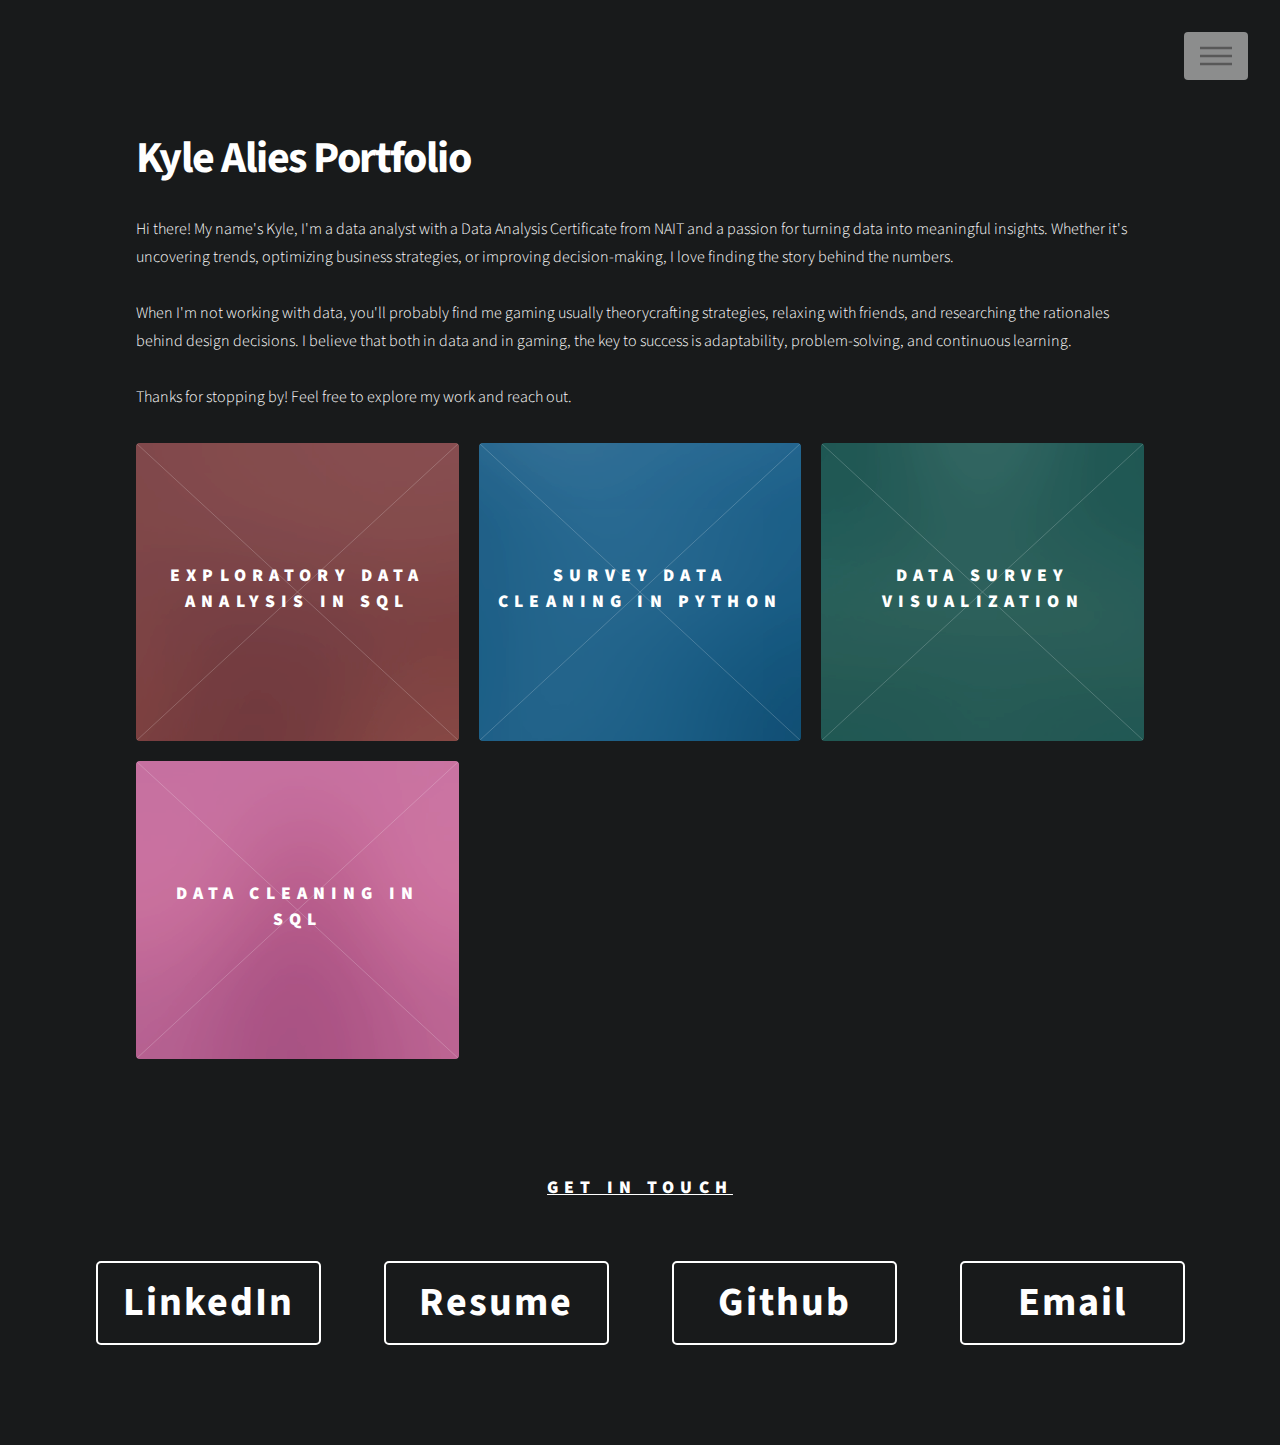
<file: index.html>
<!DOCTYPE HTML>
<html>
	<head>
		<title>Kyle Alies Portfolio</title>
		<meta charset="utf-8" />
		<meta name="viewport" content="width=device-width, initial-scale=1, user-scalable=no" />
		<link rel="stylesheet" href="assets/css/main.css" />
		<noscript><link rel="stylesheet" href="assets/css/noscript.css" /></noscript>
	</head>
	<body class="is-preload">
		<!-- Wrapper -->
			<div id="wrapper">

				<!-- Header -->
					<header id="header">
						<div class="inner">

							<!-- Logo
								<a href="index.html" class="logo">
									<span class="symbol"><img src="images/logo.webp" alt="" /></span><span class="title">Projects</span>
								</a>
							-->
							<!-- Nav -->
								<nav>
									<ul>
										<li><a href="#menu">Menu</a></li>
									</ul>
								</nav>
							
						</div>
					</header>

				<!-- Menu -->
					<nav id="menu">
						<h2>Menu</h2>
						<ul>
							<li><a href="index.html">Home</a></li>
							<li><a href="Exploratory_Data_Analysis_SQL.html">Exploratory Data Analysis in SQL</a></li>
							<li><a href="Data_Cleaning_Python.html">Survey Data Cleaning in Python</a></li>
							<li><a href="Data_Survey_Visualization.html">Data Survey Visualization</a></li>
							<li><a href="Data_Cleaning_SQL.html">Data Cleaning in SQL</a></li>
						</ul>
					</nav>
				
				<!-- Main -->
					<div id="main">
						<div class="inner">
							<header>
								<h1>Kyle Alies Portfolio<br /></h1>
								<p>Hi there! My name's Kyle, I'm a data analyst with a Data Analysis Certificate from NAIT and a passion for turning data into meaningful insights. Whether it's uncovering trends, optimizing business strategies, or improving decision-making, I love finding the story behind the numbers.<br><br>

									When I'm not working with data, you'll probably find me gaming usually theorycrafting strategies, relaxing with friends, and researching the rationales behind design decisions. I believe that both in data and in gaming, the key to success is adaptability, problem-solving, and continuous learning.<br><br>
									
									Thanks for stopping by! Feel free to explore my work and reach out.</p>
							</header>
							<section class="tiles">
								<article class="style1">
									<span class="image">
										<img src="images/pic01.jpg" alt="" />
									</span>
									<a href="Exploratory_Data_Analysis_SQL.html">
										<h2>Exploratory Data Analysis in SQL</h2>
										<div class="content">
											<p></p>
										</div>
									</a>
								</article>
								<article class="style2">
									<span class="image">
										<img src="images/pic02.jpg" alt="" />
									</span>
									<a href="Data_Cleaning_Python.html">
										<h2>Survey Data Cleaning in Python</h2>
										<div class="content">
											<p></p>
										</div>
									</a>
								</article>
								<article class="style3">
									<span class="image">
										<img src="images/pic03.jpg" alt="" />
									</span>
									<a href="Data_Survey_Visualization.html">
										<h2>Data Survey Visualization</h2>
										<div class="content">
											<p></p>
										</div>
									</a>
									</a>
								</article>
								<article class="style4">
									<span class="image">
										<img src="images/pic04.jpg" alt="" />
									</span>
									<a href="Data_Cleaning_SQL.html">
										<h2>Data Cleaning in SQL</h2>
										<div class="content">
											<p></p>
										</div>
									</a>
								</article>
							</section>
						</div>
					</div>

				<!-- Footer -->
					<footer class="footer">
						<div>
							<div>
								<h2>Get in touch</h2>
								<a href="https://www.linkedin.com/in/kyle-alies/" target="_blank">
									<span>LinkedIn</span>
								</a>
								<a href="images/Kyle_Alies_Resume.pdf" target="_blank">
									<span>Resume</span>
								</a>
								<a href="https://github.com/Beffton" target="_blank">
									<span>Github</span>
								</a>
								<a href="mailto:Kyalies@gmail.com" target="_blank">
									<span>Email</span>
								</a>
							</div>
						</div>
					</footer>

			</div>

		<!-- Scripts -->
			<script src="assets/js/jquery.min.js"></script>
			<script src="assets/js/browser.min.js"></script>
			<script src="assets/js/breakpoints.min.js"></script>
			<script src="assets/js/util.js"></script>
			<script src="assets/js/main.js"></script>

	</body>
</html>
</file>
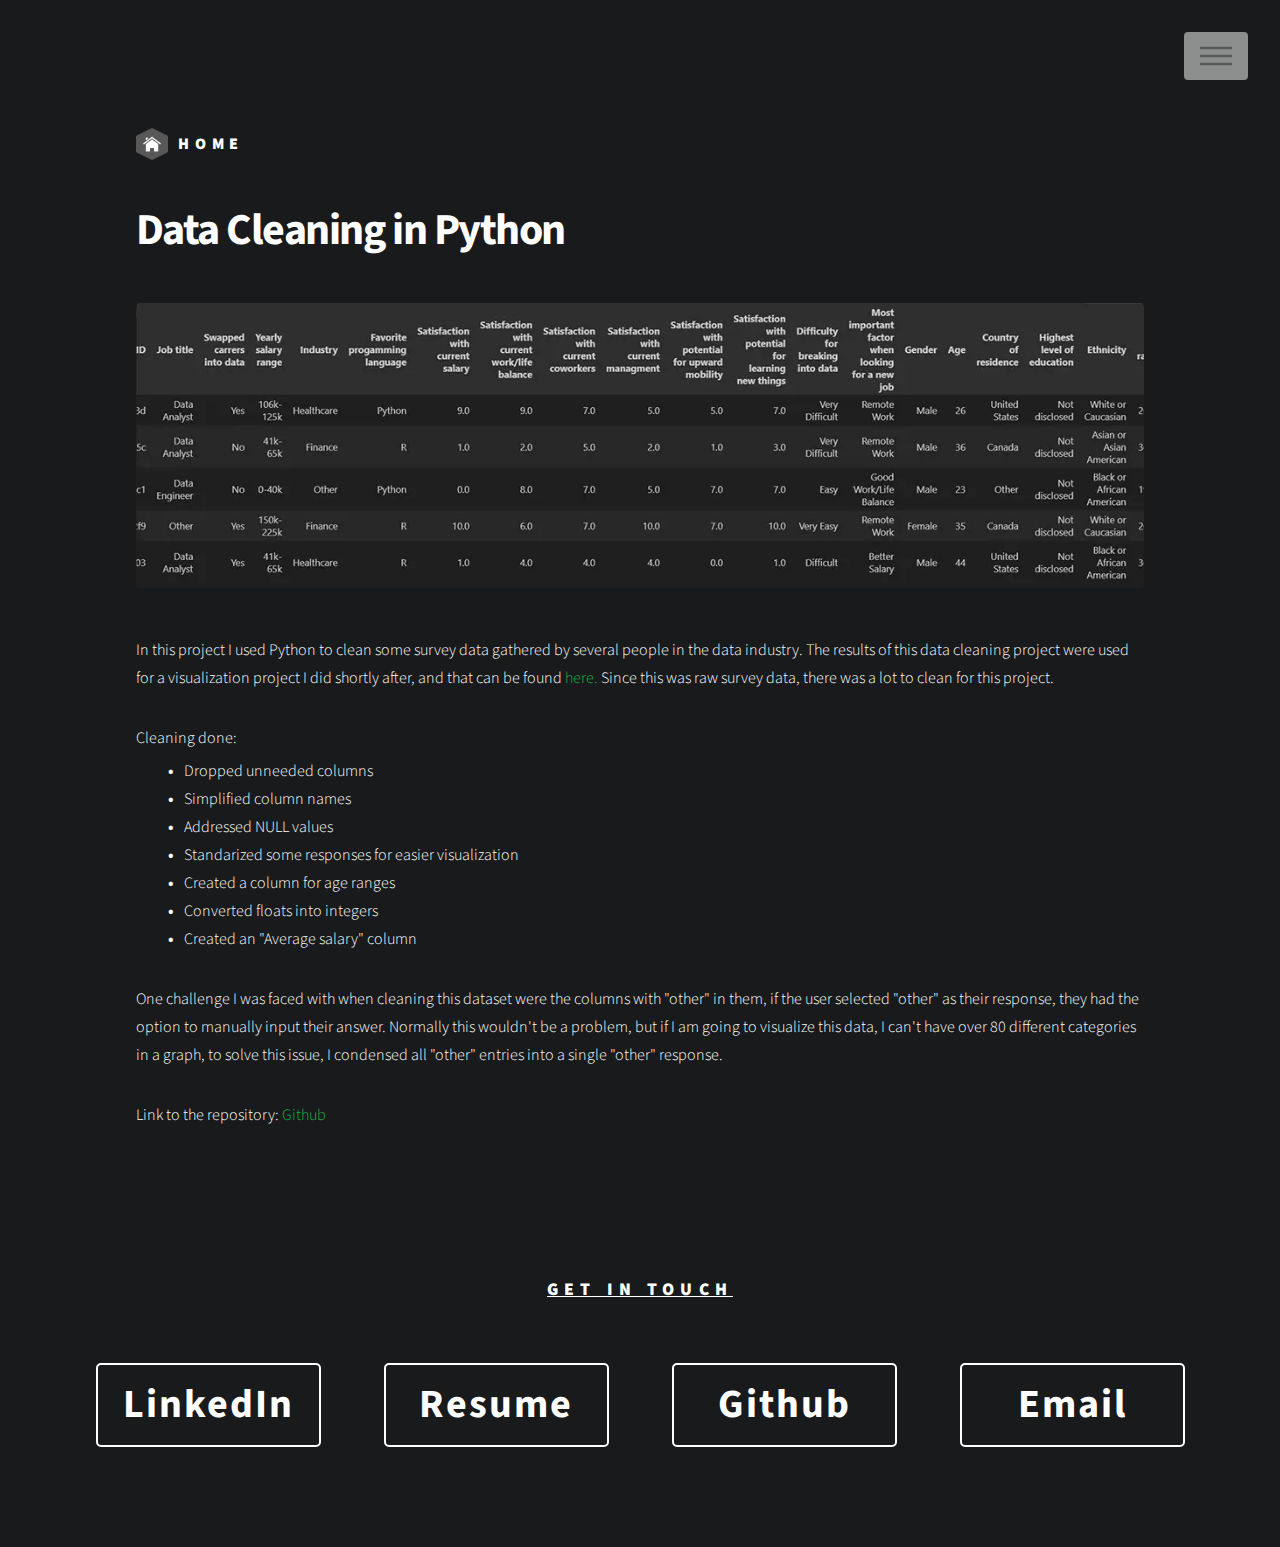
<file: Data_Cleaning_Python.html>
<!DOCTYPE HTML>
<html>
	<head>
		<title>Data cleaning in Python</title>
		<meta charset="utf-8" />
		<meta name="viewport" content="width=device-width, initial-scale=1, user-scalable=no" />
		<link rel="stylesheet" href="assets/css/main.css" />
		<noscript><link rel="stylesheet" href="assets/css/noscript.css" /></noscript>
	</head>
	<body class="is-preload">
		<!-- Wrapper -->
			<div id="wrapper">

				<!-- Header -->
					<header id="header">
						<div class="inner">

							<!-- Logo -->
								<a href="index.html" class="logo">
									<span class="symbol"><img src="images/logo.webp" alt="" /></span><span class="title">Home</span>
								</a>

							<!-- Nav -->
								<nav>
									<ul>
										<li><a href="#menu">Menu</a></li>
									</ul>
								</nav>

						</div>
					</header>

				<!-- Menu -->
					<nav id="menu">
						<h2>Menu</h2>
						<ul>
							<li><a href="index.html">Home</a></li>
							<li><a href="Exploratory_Data_Analysis_SQL.html">Exploratory Data Analysis in SQL</a></li>
							<li><a href="Data_Survey_Visualization.html">Data Survey Visualization</a></li>
							<li><a href="Data_Cleaning_SQL.html">Data Cleaning in SQL</a></li>
						</ul>
					</nav>

				<!-- Main -->
					<div id="main">
						<div class="inner">
							<h1>Data Cleaning in Python</h1>
							<span class="image main"><img src="images/Python-data-cleaning.webp" alt="" /></span>
							<p>In this project I used Python to clean some survey data gathered by several people in the data industry. The results of this data cleaning project were used for a visualization project I did shortly after, and that can be found<a href="Data_Survey_Visualization.html">
								here.
							</a> Since this was raw survey data, there was a lot to clean for this project.</p>
							<div class="cleaning-list">
								<p>Cleaning done: </p>
								<ul>
									<li>Dropped unneeded columns</li>
									<li>Simplified column names</li>
									<li>Addressed NULL values</li>
									<li>Standarized some responses for easier visualization</li>
									<li>Created a column for age ranges</li>
									<li>Converted floats into integers</li>
									<li>Created an "Average salary" column</li>
								</ul>
							</div>
							<p>One challenge I was faced with when cleaning this dataset were the columns with "other" in them, if the user selected "other" as their response, they had the option to manually input their answer. Normally this wouldn't be a problem, but if I am going to visualize this data, I can't have over 80 different categories in a graph, to solve this issue, I condensed all "other" entries into a single "other" response.</p>
							<p>Link to the repository: <a href="https://github.com/Beffton/Data-Cleaning-Python" target="_blank">
								Github
							</a></p>
						</div>
					</div>

				<!-- Footer -->
					<footer class="footer">
						<div>
							<div>
								<h2>Get in touch</h2>
								<a href="https://www.linkedin.com/in/kyle-alies/" target="_blank">
									<span>LinkedIn</span>
								</a>
								<a href="images/Kyle_Alies_Resume.pdf" target="_blank">
									<span>Resume</span>
								</a>
								<a href="https://github.com/Beffton" target="_blank">
									<span>Github</span>
								</a>
								<a href="mailto:Kyalies@gmail.com" target="_blank">
									<span>Email</span>
								</a>
							</div>
						</div>
					</footer>
			</div>

		<!-- Scripts -->
			<script src="assets/js/jquery.min.js"></script>
			<script src="assets/js/browser.min.js"></script>
			<script src="assets/js/breakpoints.min.js"></script>
			<script src="assets/js/util.js"></script>
			<script src="assets/js/main.js"></script>

	</body>
</html>
</file>
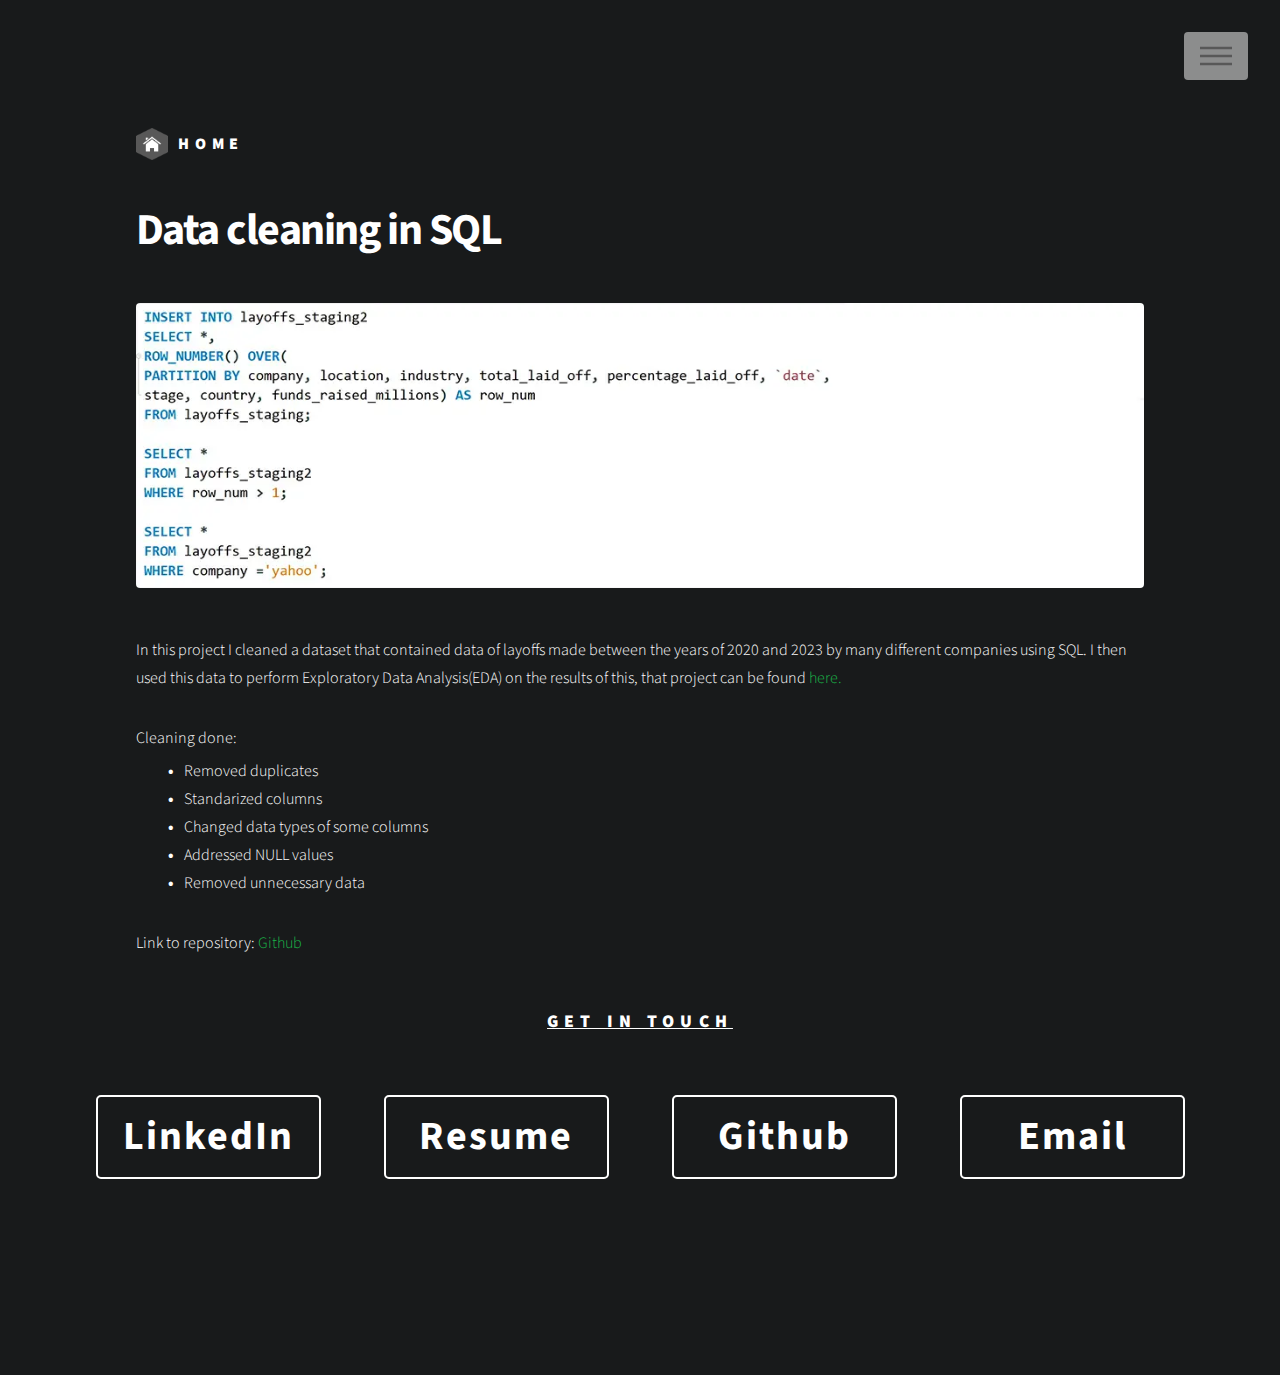
<file: Data_Cleaning_SQL.html>
<!DOCTYPE HTML>
<html>
	<head>
		<title>Data Cleaning in SQL</title>
		<meta charset="utf-8" />
		<meta name="viewport" content="width=device-width, initial-scale=1, user-scalable=no" />
		<link rel="stylesheet" href="assets/css/main.css" />
		<noscript><link rel="stylesheet" href="assets/css/noscript.css" /></noscript>
	</head>
	<body class="is-preload">
		<!-- Wrapper -->
			<div id="wrapper">

				<!-- Header -->
					<header id="header">
						<div class="inner">

							<!-- Logo -->
								<a href="index.html" class="logo">
									<span class="symbol"><img src="images/logo.webp" alt="" /></span><span class="title">Home</span>
								</a>

							<!-- Nav -->
								<nav>
									<ul>
										<li><a href="#menu">Menu</a></li>
									</ul>
								</nav>

						</div>
					</header>

				<!-- Menu -->
					<nav id="menu">
						<h2>Menu</h2>
						<ul>
							<li><a href="index.html">Home</a></li>
							<li><a href="Exploratory_Data_Analysis_SQL.html">Exploratory Data Analysis in SQL</a></li>
							<li><a href="Data_Cleaning_Python.html">Survey Data Cleaning in Python</a></li>
							<li><a href="Data_Survey_Visualization.html">Data Survey Visualization</a></li>
						</ul>
					</nav>

				<!-- Main -->
					<div id="main">
						<div class="inner">
							<h1>Data cleaning in SQL</h1>
							<span class="image main"><img src="images/SQL-cleaning.webp" alt="" /></span>
							<p>In this project I cleaned a dataset that contained data of layoffs made between the years of 2020 and 2023 by many different companies using SQL. I then used this data to perform Exploratory Data Analysis(EDA) on the results of this, that project can be found<a href="Exploratory_Data_Analysis_SQL.html">
								here. </a></p>
							<div class="cleaning-list">
								<p>Cleaning done: </p>
								<ul>
									<li>Removed duplicates</li>
									<li>Standarized columns</li>
									<li>Changed data types of some columns</li>
									<li>Addressed NULL values</li>
									<li>Removed unnecessary data</li>
								</ul>
							</div>
							<p>Link to repository: <a href="https://github.com/Beffton/Data-Cleaning-SQL/tree/main" target="_blank">
								Github
							</a></p>
					</div>

				<!-- Footer -->
					<footer class="footer">
						<div>
							<div>
								<h2>Get in touch</h2>
								<a href="https://www.linkedin.com/in/kyle-alies/" target="_blank">
									<span>LinkedIn</span>
								</a>
								<a href="images/Kyle_Alies_Resume.pdf" target="_blank">
									<span>Resume</span>
								</a>
								<a href="https://github.com/Beffton" target="_blank">
									<span>Github</span>
								</a>
								<a href="mailto:Kyalies@gmail.com" target="_blank">
									<span>Email</span>
								</a>
							</div>
						</div>
					</footer>

			</div>

		<!-- Scripts -->
			<script src="assets/js/jquery.min.js"></script>
			<script src="assets/js/browser.min.js"></script>
			<script src="assets/js/breakpoints.min.js"></script>
			<script src="assets/js/util.js"></script>
			<script src="assets/js/main.js"></script>

	</body>
</html>
</file>
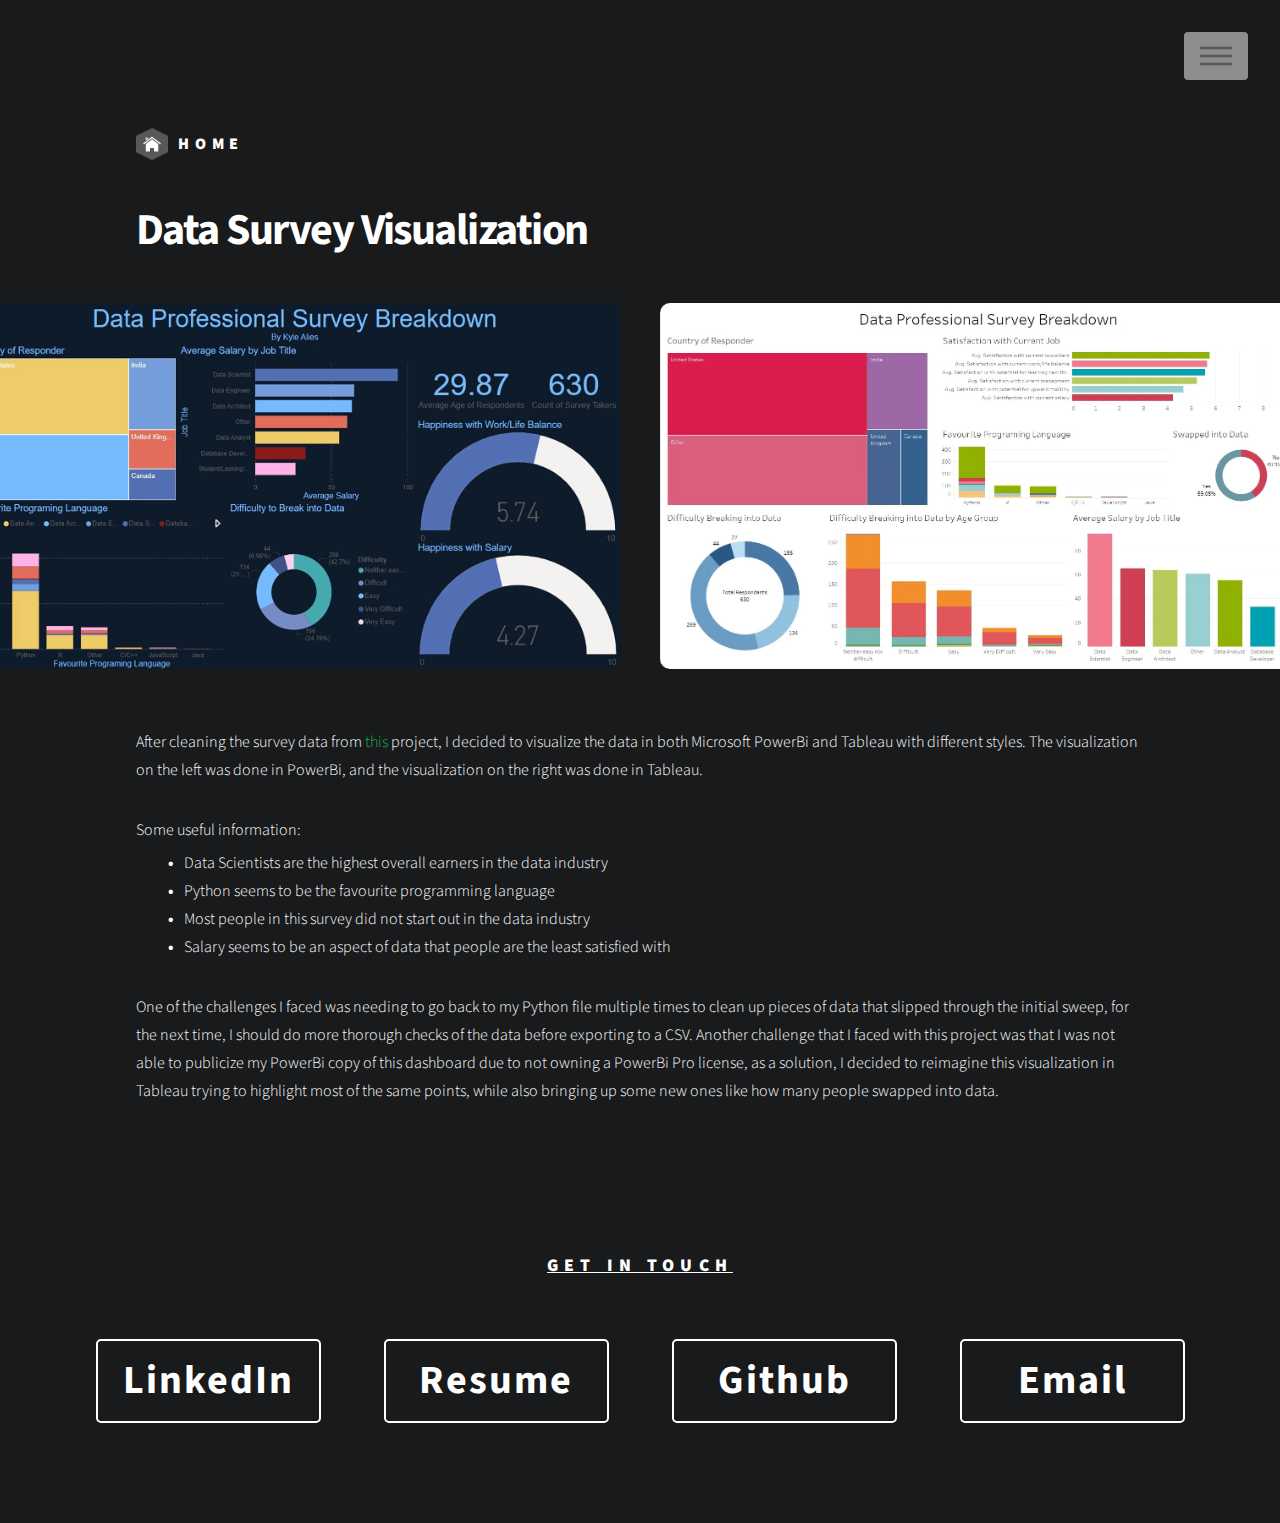
<file: Data_Survey_Visualization.html>
<!DOCTYPE HTML>
<html>
	<head>
		<title>Data_Cleaning_SQL - Phantom by HTML5 UP</title>
		<meta charset="utf-8" />
		<meta name="viewport" content="width=device-width, initial-scale=1, user-scalable=no" />
		<link rel="stylesheet" href="assets/css/main.css" />
		<noscript><link rel="stylesheet" href="assets/css/noscript.css" /></noscript>
	</head>
	<body class="is-preload">
		<!-- Wrapper -->
			<div id="wrapper">

				<!-- Header -->
					<header id="header">
						<div class="inner">

							<!-- Logo -->
								<a href="index.html" class="logo">
									<span class="symbol"><img src="images/logo.webp" alt="" /></span><span class="title">Home</span>
								</a>

							<!-- Nav -->
								<nav>
									<ul>
										<li><a href="#menu">Menu</a></li>
									</ul>
								</nav>

						</div>
					</header>

				<!-- Menu -->
					<nav id="menu">
						<h2>Menu</h2>
						<ul>
							<li><a href="index.html">Home</a></li>
							<li><a href="Exploratory_Data_Analysis_SQL.html">Exploratory Data Analysis in SQL</a></li>
							<li><a href="Data_Cleaning_Python.html">Survey Data Cleaning in Python</a></li>
							<li><a href="Data_Cleaning_SQL.html">Data Cleaning in SQL</a></li>
						</ul>
					</nav>

				<!-- Main -->

					<div id="main">
						<div class="inner">
							<h1>Data Survey Visualization</h1>
							<span class="image-container">
								<a href="images/Data Survey Project PowerBi.pdf" target="_blank">
									<img src="images/final power bi.webp" alt="Image 1">
								</a>
								<a href="https://public.tableau.com/views/Datasurveyvisualization/DataProfessionalSurveyBreakdown?:language=en-US&:sid=&:redirect=auth&:display_count=n&:origin=viz_share_link" target="_blank">
									<img src="images/Final tableau.webp" alt="Image 2">
								</a></span>
							<p>After cleaning the survey data from <a href="Data_Cleaning_Python.html"> this</a> project, I decided to visualize the data in both Microsoft PowerBi and Tableau with different styles. The visualization on the left was done in PowerBi, and the visualization on the right was done in Tableau.</p>
							<div class="cleaning-list">
								<p>Some useful information: </p>
								<ul>
									<li>Data Scientists are the highest overall earners in the data industry</li>
									<li>Python seems to be the favourite programming language</li>
									<li>Most people in this survey did not start out in the data industry</li>
									<li>Salary seems to be an aspect of data that people are the least satisfied with</li>
								</ul>
							</div>
							<p>One of the challenges I faced was needing to go back to my Python file multiple times to clean up pieces of data that slipped through the initial sweep, 
							   for the next time, I should do more thorough checks of the data before exporting to a CSV. Another challenge that I faced with this project was that I was not able 
							   to publicize my PowerBi copy of this dashboard due to not owning a PowerBi Pro license, as a solution, I decided to reimagine this visualization in Tableau 
							   trying to highlight most of the same points, while also bringing up some new ones like how many people swapped into data.
							</p>
						</div>
					</div>

				<!-- Footer -->
					<footer class="footer">
						<div>
							<div>
								<h2>Get in touch</h2>
								<a href="https://www.linkedin.com/in/kyle-alies/" target="_blank">
									<span>LinkedIn</span>
								</a>
								<a href="images/Kyle_Alies_Resume.pdf" target="_blank">
									<span>Resume</span>
								</a>
								<a href="https://github.com/Beffton" target="_blank">
									<span>Github</span>
								</a>
								<a href="mailto:Kyalies@gmail.com" target="_blank">
									<span>Email</span>
								</a>
							</div>
						</div>
					</footer>
			</div>

		<!-- Scripts -->
			<script src="assets/js/jquery.min.js"></script>
			<script src="assets/js/browser.min.js"></script>
			<script src="assets/js/breakpoints.min.js"></script>
			<script src="assets/js/util.js"></script>
			<script src="assets/js/main.js"></script>

	</body>
</html>
</file>
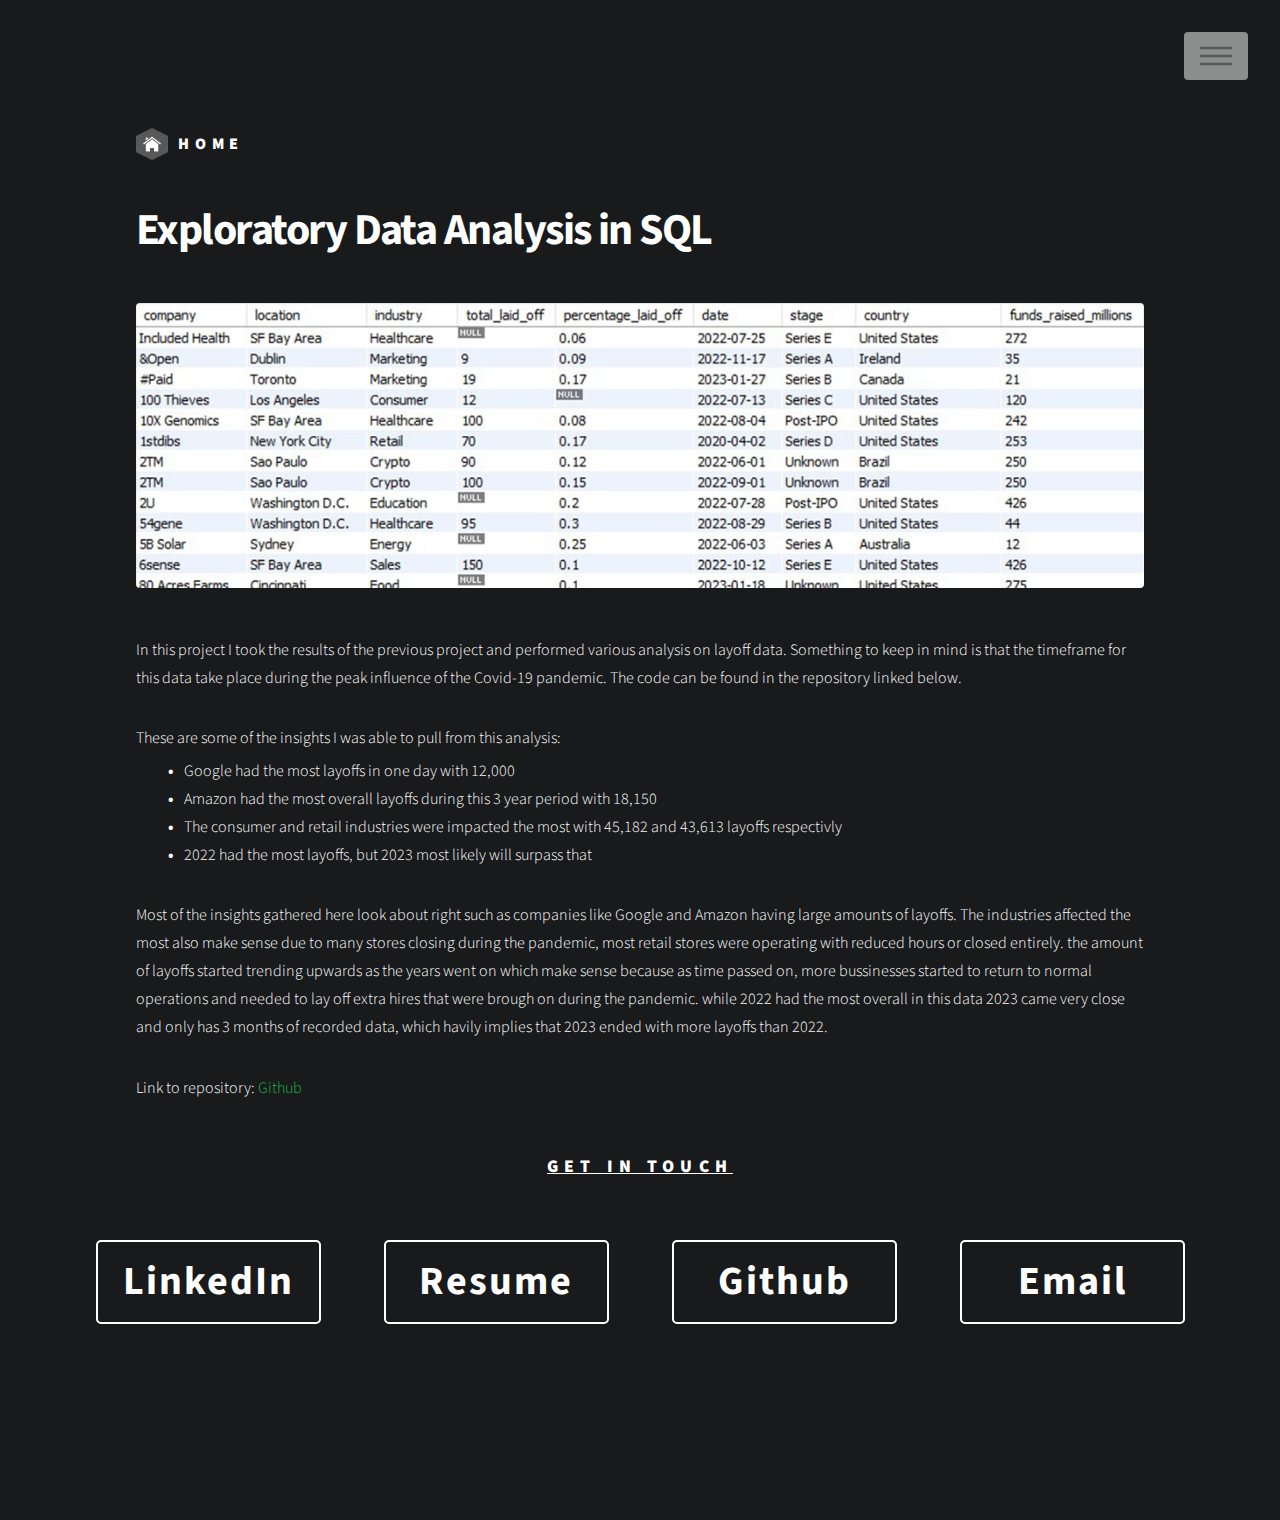
<file: Exploratory_Data_Analysis_SQL.html>
<!DOCTYPE HTML>
<html>
	<head>
		<title>Exploratory Data Analysis in SQL</title>
		<meta charset="utf-8" />
		<meta name="viewport" content="width=device-width, initial-scale=1, user-scalable=no" />
		<link rel="stylesheet" href="assets/css/main.css" />
		<noscript><link rel="stylesheet" href="assets/css/noscript.css" /></noscript>
	</head>
	<body class="is-preload">
		<!-- Wrapper -->
			<div id="wrapper">

				<!-- Header -->
					<header id="header">
						<div class="inner">

							<!-- Logo -->
								<a href="index.html" class="logo">
									<span class="symbol"><img src="images/logo.webp" alt="" /></span><span class="title">Home</span>
								</a>

							<!-- Nav -->
								<nav>
									<ul>
										<li><a href="#menu">Menu</a></li>
									</ul>
								</nav>

						</div>
					</header>

				<!-- Menu -->
					<nav id="menu">
						<h2>Menu</h2>
						<ul>
							<li><a href="index.html">Home</a></li>
							<li><a href="Data_Cleaning_Python.html">Survey Data Cleaning in Python</a></li>
							<li><a href="Data_Survey_Visualization.html">Data Survey Visualization</a></li>
							<li><a href="Data_Cleaning_SQL.html">Data Cleaning in SQL</a></li>
					</nav>

				<!-- Main -->
					<div id="main">
						<div class="inner">
							<h1>Exploratory Data Analysis in SQL</h1>
							<span class="image main"><img src="images/EDA_pic.webp" alt="" /></span>
							<p>In this project I took the results of the previous project and performed various analysis on layoff data. Something to keep in mind is that the timeframe for this data take place during the peak influence of the Covid-19 pandemic. The code can be found in the repository linked below.</p>
							<div class="cleaning-list">
								<p>These are some of the insights I was able to pull from this analysis:</p>
								<ul>
									<li>Google had the most layoffs in one day with 12,000</li>
									<li>Amazon had the most overall layoffs during this 3 year period with 18,150</li>
									<li>The consumer and retail industries were impacted the most with 45,182 and 43,613 layoffs respectivly</li>
									<li>2022 had the most layoffs, but 2023 most likely will surpass that</li>
								</ul>
							<p>Most of the insights gathered here look about right such as companies like Google and Amazon having large amounts of layoffs. The industries affected the most also make sense due to many stores closing during the pandemic, most retail stores were operating with reduced hours or closed entirely.
							   the amount of layoffs started trending upwards as the years went on which make sense because as time passed on, more bussinesses started to return to normal operations and needed to lay off extra hires that were brough on during the pandemic.
							   while 2022 had the most overall in this data 2023 came very close and only has 3 months of recorded data, which havily implies that 2023 ended with more layoffs than 2022.
							</p>
							</div>
							<p><br>Link to repository: <a href="https://github.com/Beffton/EDA-SQL" target="_blank">
								Github
							</a> 
							</p>
					</div>

				<!-- Footer -->
					<footer class="footer">
						<div>
							<div>
								<h2>Get in touch</h2>
								<a href="https://www.linkedin.com/in/kyle-alies/" target="_blank">
									<span>LinkedIn</span>
								</a>
								<a href="images/Kyle_Alies_Resume.pdf" target="_blank">
									<span>Resume</span>
								</a>
								<a href="https://github.com/Beffton" target="_blank">
									<span>Github</span>
								</a>
								<a href="mailto:Kyalies@gmail.com" target="_blank">
									<span>Email</span>
								</a>
							</div>
						</div>
					</footer>

			</div>

		<!-- Scripts -->
			<script src="assets/js/jquery.min.js"></script>
			<script src="assets/js/browser.min.js"></script>
			<script src="assets/js/breakpoints.min.js"></script>
			<script src="assets/js/util.js"></script>
			<script src="assets/js/main.js"></script>

	</body>
</html>
</file>
<file: assets/css/noscript.css>
/*
	Phantom by HTML5 UP
	html5up.net | @ajlkn
	Free for personal and commercial use under the CCA 3.0 license (html5up.net/license)
*/

/* Tiles */

	body.is-preload .tiles article {
		-moz-transform: none;
		-webkit-transform: none;
		-ms-transform: none;
		transform: none;
		opacity: 1;
	}
</file>
<file: assets/css/main.css>
@import url(fontawesome-all.min.css);
@import url("https://fonts.googleapis.com/css?family=Source+Sans+Pro:300,700,900");


html, body, div, span, applet, object,
iframe, h1, h2, h3, h4, h5, h6, p, blockquote,
pre, a, abbr, acronym, address, big, cite,
code, del, dfn, em, img, ins, kbd, q, s, samp,
small, strike, strong, sub, sup, tt, var, b,
u, i, center, dl, dt, dd, ol, ul, li, fieldset,
form, label, legend, table, caption, tbody,
tfoot, thead, tr, th, td, article, aside,
canvas, details, embed, figure, figcaption,
footer, header, hgroup, menu, nav, output, ruby,
section, summary, time, mark, audio, video {
	margin: 0;
	padding: 0;
	border: 0;
	font-size: 100%;
	font: inherit;
	vertical-align: baseline;}

article, aside, details, figcaption, figure,
footer, header, hgroup, menu, nav, section {
	display: block;}

body {
	line-height: 1;
}

ol, ul {
	list-style: none;
}

blockquote, q {
	quotes: none;
}

	blockquote:before, blockquote:after, q:before, q:after {
		content: '';
		content: none;
	}

table {
	border-collapse: collapse;
	border-spacing: 0;
}

body {
	-webkit-text-size-adjust: none;
}

mark {
	background-color: transparent;
	color: inherit;
}

input::-moz-focus-inner {
	border: 0;
	padding: 0;
}

input, select, textarea {
	-moz-appearance: none;
	-webkit-appearance: none;
	-ms-appearance: none;
	appearance: none;
}

/* Basic */

	@-ms-viewport {
		width: device-width;
	}

	body {
		-ms-overflow-style: scrollbar;
	}

	@media screen and (max-width: 480px) {

		html, body {
			min-width: 320px;
		}

	}

	html {
		box-sizing: border-box;
	}

	*, *:before, *:after {
		box-sizing: inherit;
	}

	body {
		background: #181a1b;
	}

		body.is-preload *, body.is-preload *:before, body.is-preload *:after {
			-moz-animation: none !important;
			-webkit-animation: none !important;
			-ms-animation: none !important;
			animation: none !important;
			-moz-transition: none !important;
			-webkit-transition: none !important;
			-ms-transition: none !important;
			transition: none !important;
		}

/* Type */

	body, input, select, textarea {
		color: #ffffff;
		font-family: "Source Sans Pro", Helvetica, sans-serif;
		font-size: 16pt;
		font-weight: 300;
		line-height: 1.75;
	}

		@media screen and (max-width: 1680px) {

			body, input, select, textarea {
				font-size: 14pt;
			}

		}

		@media screen and (max-width: 1280px) {

			body, input, select, textarea {
				font-size: 12pt;
			}

		}

	a {
		-moz-transition: border-bottom-color 0.2s ease, color 0.2s ease;
		-webkit-transition: border-bottom-color 0.2s ease, color 0.2s ease;
		-ms-transition: border-bottom-color 0.2s ease, color 0.2s ease;
		transition: border-bottom-color 0.2s ease, color 0.2s ease;
		text-decoration: none;
		color: #1ab849;
		border-bottom: none;
	}

		a:hover {
			border-bottom-color: transparent;
			color: #3b6fdf !important;
		}

	strong, b {
		font-weight: 900;
	}

	em, i {
		font-style: italic;
	}

	p {
		margin: 0 0 2em 0;
	}

	h1 {
		font-size: 2.75em;
		font-weight: 700;
		line-height: 1.3;
		margin: 0 0 1em 0;
		letter-spacing: -0.035em;
	}

		h1 a {
			color: inherit;
		}

		@media screen and (max-width: 736px) {

			h1 {
				font-size: 2em;
				margin: 0 0 1em 0;
			}

		}

		@media screen and (max-width: 360px) {

			h1 {
				font-size: 1.75em;
			}

		}

	h2, h3, h4, h5, h6 {
		font-weight: 900;
		line-height: 1.5;
		margin: 0 0 2em 0;
		text-transform: uppercase;
		letter-spacing: 0.35em;
	}

		h2 a, h3 a, h4 a, h5 a, h6 a {
			color: inherit;
		}

	h2 {
		font-size: 1.1em;
	}

	h3 {
		font-size: 1em;
	}

	h4 {
		font-size: 0.8em;
	}

	h5 {
		font-size: 0.8em;
	}

	h6 {
		font-size: 0.8em;
	}

	@media screen and (max-width: 980px) {

		h1 br, h2 br, h3 br, h4 br, h5 br, h6 br {
			display: none;
		}

	}

	@media screen and (max-width: 736px) {

		h2 {
			font-size: 1em;
		}

		h3 {
			font-size: 0.8em;
		}

	}

	sub {
		font-size: 0.8em;
		position: relative;
		top: 0.5em;
	}

	sup {
		font-size: 0.8em;
		position: relative;
		top: -0.5em;
	}

	blockquote {
		border-left: solid 4px #c9c9c9;
		font-style: italic;
		margin: 0 0 2em 0;
		padding: 0.5em 0 0.5em 2em;
	}

	code {
		background: rgba(144, 144, 144, 0.075);
		border-radius: 4px;
		border: solid 1px #c9c9c9;
		font-family: "Courier New", monospace;
		font-size: 0.9em;
		margin: 0 0.25em;
		padding: 0.25em 0.65em;
	}

	pre {
		-webkit-overflow-scrolling: touch;
		font-family: "Courier New", monospace;
		font-size: 0.9em;
		margin: 0 0 2em 0;
	}

		pre code {
			display: block;
			line-height: 1.75;
			padding: 1em 1.5em;
			overflow-x: auto;
		}

	hr {
		border: 0;
		border-bottom: solid 1px #c9c9c9;
		margin: 2em 0;
	}

		hr.major {
			margin: 3em 0;
		}

	.align-left {
		text-align: left;
	}

	.align-center {
		text-align: center;
	}

	.align-right {
		text-align: right;
	}

/* Row */

	.row {
		display: flex;
		flex-wrap: wrap;
		box-sizing: border-box;
		align-items: stretch;
	}

		.row > * {
			box-sizing: border-box;
		}

		.row.gtr-uniform > * > :last-child {
			margin-bottom: 0;
		}

		.row.aln-left {
			justify-content: flex-start;
		}

		.row.aln-center {
			justify-content: center;
		}

		.row.aln-right {
			justify-content: flex-end;
		}

		.row.aln-top {
			align-items: flex-start;
		}

		.row.aln-middle {
			align-items: center;
		}

		.row.aln-bottom {
			align-items: flex-end;
		}

		.row > .imp {
			order: -1;
		}

		.row > .col-1 {
			width: 8.33333%;
		}

		.row > .off-1 {
			margin-left: 8.33333%;
		}

		.row > .col-2 {
			width: 16.66667%;
		}

		.row > .off-2 {
			margin-left: 16.66667%;
		}

		.row > .col-3 {
			width: 25%;
		}

		.row > .off-3 {
			margin-left: 25%;
		}

		.row > .col-4 {
			width: 33.33333%;
		}

		.row > .off-4 {
			margin-left: 33.33333%;
		}

		.row > .col-5 {
			width: 41.66667%;
		}

		.row > .off-5 {
			margin-left: 41.66667%;
		}

		.row > .col-6 {
			width: 50%;
		}

		.row > .off-6 {
			margin-left: 50%;
		}

		.row > .col-7 {
			width: 58.33333%;
		}

		.row > .off-7 {
			margin-left: 58.33333%;
		}

		.row > .col-8 {
			width: 66.66667%;
		}

		.row > .off-8 {
			margin-left: 66.66667%;
		}

		.row > .col-9 {
			width: 75%;
		}

		.row > .off-9 {
			margin-left: 75%;
		}

		.row > .col-10 {
			width: 83.33333%;
		}

		.row > .off-10 {
			margin-left: 83.33333%;
		}

		.row > .col-11 {
			width: 91.66667%;
		}

		.row > .off-11 {
			margin-left: 91.66667%;
		}

		.row > .col-12 {
			width: 100%;
		}

		.row > .off-12 {
			margin-left: 100%;
		}

		.row.gtr-0 {
			margin-top: 0;
			margin-left: 0em;
		}

			.row.gtr-0 > * {
				padding: 0 0 0 0em;
			}

			.row.gtr-0.gtr-uniform {
				margin-top: 0em;
			}

				.row.gtr-0.gtr-uniform > * {
					padding-top: 0em;
				}

		.row.gtr-25 {
			margin-top: 0;
			margin-left: -0.5em;
		}

			.row.gtr-25 > * {
				padding: 0 0 0 0.5em;
			}

			.row.gtr-25.gtr-uniform {
				margin-top: -0.5em;
			}

				.row.gtr-25.gtr-uniform > * {
					padding-top: 0.5em;
				}

		.row.gtr-50 {
			margin-top: 0;
			margin-left: -1em;
		}

			.row.gtr-50 > * {
				padding: 0 0 0 1em;
			}

			.row.gtr-50.gtr-uniform {
				margin-top: -1em;
			}

				.row.gtr-50.gtr-uniform > * {
					padding-top: 1em;
				}

		.row {
			margin-top: 0;
			margin-left: -2em;
		}

			.row > * {
				padding: 0 0 0 2em;
			}

			.row.gtr-uniform {
				margin-top: -2em;
			}

				.row.gtr-uniform > * {
					padding-top: 2em;
				}

		.row.gtr-150 {
			margin-top: 0;
			margin-left: -3em;
		}

			.row.gtr-150 > * {
				padding: 0 0 0 3em;
			}

			.row.gtr-150.gtr-uniform {
				margin-top: -3em;
			}

				.row.gtr-150.gtr-uniform > * {
					padding-top: 3em;
				}

		.row.gtr-200 {
			margin-top: 0;
			margin-left: -4em;
		}

			.row.gtr-200 > * {
				padding: 0 0 0 4em;
			}

			.row.gtr-200.gtr-uniform {
				margin-top: -4em;
			}

				.row.gtr-200.gtr-uniform > * {
					padding-top: 4em;
				}

		@media screen and (max-width: 1680px) {

			.row {
				display: flex;
				flex-wrap: wrap;
				box-sizing: border-box;
				align-items: stretch;
			}

				.row > * {
					box-sizing: border-box;
				}

				.row.gtr-uniform > * > :last-child {
					margin-bottom: 0;
				}

				.row.aln-left {
					justify-content: flex-start;
				}

				.row.aln-center {
					justify-content: center;
				}

				.row.aln-right {
					justify-content: flex-end;
				}

				.row.aln-top {
					align-items: flex-start;
				}

				.row.aln-middle {
					align-items: center;
				}

				.row.aln-bottom {
					align-items: flex-end;
				}

				.row > .imp-xlarge {
					order: -1;
				}

				.row > .col-1-xlarge {
					width: 8.33333%;
				}

				.row > .off-1-xlarge {
					margin-left: 8.33333%;
				}

				.row > .col-2-xlarge {
					width: 16.66667%;
				}

				.row > .off-2-xlarge {
					margin-left: 16.66667%;
				}

				.row > .col-3-xlarge {
					width: 25%;
				}

				.row > .off-3-xlarge {
					margin-left: 25%;
				}

				.row > .col-4-xlarge {
					width: 33.33333%;
				}

				.row > .off-4-xlarge {
					margin-left: 33.33333%;
				}

				.row > .col-5-xlarge {
					width: 41.66667%;
				}

				.row > .off-5-xlarge {
					margin-left: 41.66667%;
				}

				.row > .col-6-xlarge {
					width: 50%;
				}

				.row > .off-6-xlarge {
					margin-left: 50%;
				}

				.row > .col-7-xlarge {
					width: 58.33333%;
				}

				.row > .off-7-xlarge {
					margin-left: 58.33333%;
				}

				.row > .col-8-xlarge {
					width: 66.66667%;
				}

				.row > .off-8-xlarge {
					margin-left: 66.66667%;
				}

				.row > .col-9-xlarge {
					width: 75%;
				}

				.row > .off-9-xlarge {
					margin-left: 75%;
				}

				.row > .col-10-xlarge {
					width: 83.33333%;
				}

				.row > .off-10-xlarge {
					margin-left: 83.33333%;
				}

				.row > .col-11-xlarge {
					width: 91.66667%;
				}

				.row > .off-11-xlarge {
					margin-left: 91.66667%;
				}

				.row > .col-12-xlarge {
					width: 100%;
				}

				.row > .off-12-xlarge {
					margin-left: 100%;
				}

				.row.gtr-0 {
					margin-top: 0;
					margin-left: 0em;
				}

					.row.gtr-0 > * {
						padding: 0 0 0 0em;
					}

					.row.gtr-0.gtr-uniform {
						margin-top: 0em;
					}

						.row.gtr-0.gtr-uniform > * {
							padding-top: 0em;
						}

				.row.gtr-25 {
					margin-top: 0;
					margin-left: -0.5em;
				}

					.row.gtr-25 > * {
						padding: 0 0 0 0.5em;
					}

					.row.gtr-25.gtr-uniform {
						margin-top: -0.5em;
					}

						.row.gtr-25.gtr-uniform > * {
							padding-top: 0.5em;
						}

				.row.gtr-50 {
					margin-top: 0;
					margin-left: -1em;
				}

					.row.gtr-50 > * {
						padding: 0 0 0 1em;
					}

					.row.gtr-50.gtr-uniform {
						margin-top: -1em;
					}

						.row.gtr-50.gtr-uniform > * {
							padding-top: 1em;
						}

				.row {
					margin-top: 0;
					margin-left: -2em;
				}

					.row > * {
						padding: 0 0 0 2em;
					}

					.row.gtr-uniform {
						margin-top: -2em;
					}

						.row.gtr-uniform > * {
							padding-top: 2em;
						}

				.row.gtr-150 {
					margin-top: 0;
					margin-left: -3em;
				}

					.row.gtr-150 > * {
						padding: 0 0 0 3em;
					}

					.row.gtr-150.gtr-uniform {
						margin-top: -3em;
					}

						.row.gtr-150.gtr-uniform > * {
							padding-top: 3em;
						}

				.row.gtr-200 {
					margin-top: 0;
					margin-left: -4em;
				}

					.row.gtr-200 > * {
						padding: 0 0 0 4em;
					}

					.row.gtr-200.gtr-uniform {
						margin-top: -4em;
					}

						.row.gtr-200.gtr-uniform > * {
							padding-top: 4em;
						}

		}

		@media screen and (max-width: 1280px) {

			.row {
				display: flex;
				flex-wrap: wrap;
				box-sizing: border-box;
				align-items: stretch;
			}

				.row > * {
					box-sizing: border-box;
				}

				.row.gtr-uniform > * > :last-child {
					margin-bottom: 0;
				}

				.row.aln-left {
					justify-content: flex-start;
				}

				.row.aln-center {
					justify-content: center;
				}

				.row.aln-right {
					justify-content: flex-end;
				}

				.row.aln-top {
					align-items: flex-start;
				}

				.row.aln-middle {
					align-items: center;
				}

				.row.aln-bottom {
					align-items: flex-end;
				}

				.row > .imp-large {
					order: -1;
				}

				.row > .col-1-large {
					width: 8.33333%;
				}

				.row > .off-1-large {
					margin-left: 8.33333%;
				}

				.row > .col-2-large {
					width: 16.66667%;
				}

				.row > .off-2-large {
					margin-left: 16.66667%;
				}

				.row > .col-3-large {
					width: 25%;
				}

				.row > .off-3-large {
					margin-left: 25%;
				}

				.row > .col-4-large {
					width: 33.33333%;
				}

				.row > .off-4-large {
					margin-left: 33.33333%;
				}

				.row > .col-5-large {
					width: 41.66667%;
				}

				.row > .off-5-large {
					margin-left: 41.66667%;
				}

				.row > .col-6-large {
					width: 50%;
				}

				.row > .off-6-large {
					margin-left: 50%;
				}

				.row > .col-7-large {
					width: 58.33333%;
				}

				.row > .off-7-large {
					margin-left: 58.33333%;
				}

				.row > .col-8-large {
					width: 66.66667%;
				}

				.row > .off-8-large {
					margin-left: 66.66667%;
				}

				.row > .col-9-large {
					width: 75%;
				}

				.row > .off-9-large {
					margin-left: 75%;
				}

				.row > .col-10-large {
					width: 83.33333%;
				}

				.row > .off-10-large {
					margin-left: 83.33333%;
				}

				.row > .col-11-large {
					width: 91.66667%;
				}

				.row > .off-11-large {
					margin-left: 91.66667%;
				}

				.row > .col-12-large {
					width: 100%;
				}

				.row > .off-12-large {
					margin-left: 100%;
				}

				.row.gtr-0 {
					margin-top: 0;
					margin-left: 0em;
				}

					.row.gtr-0 > * {
						padding: 0 0 0 0em;
					}

					.row.gtr-0.gtr-uniform {
						margin-top: 0em;
					}

						.row.gtr-0.gtr-uniform > * {
							padding-top: 0em;
						}

				.row.gtr-25 {
					margin-top: 0;
					margin-left: -0.5em;
				}

					.row.gtr-25 > * {
						padding: 0 0 0 0.5em;
					}

					.row.gtr-25.gtr-uniform {
						margin-top: -0.5em;
					}

						.row.gtr-25.gtr-uniform > * {
							padding-top: 0.5em;
						}

				.row.gtr-50 {
					margin-top: 0;
					margin-left: -1em;
				}

					.row.gtr-50 > * {
						padding: 0 0 0 1em;
					}

					.row.gtr-50.gtr-uniform {
						margin-top: -1em;
					}

						.row.gtr-50.gtr-uniform > * {
							padding-top: 1em;
						}

				.row {
					margin-top: 0;
					margin-left: -2em;
				}

					.row > * {
						padding: 0 0 0 2em;
					}

					.row.gtr-uniform {
						margin-top: -2em;
					}

						.row.gtr-uniform > * {
							padding-top: 2em;
						}

				.row.gtr-150 {
					margin-top: 0;
					margin-left: -3em;
				}

					.row.gtr-150 > * {
						padding: 0 0 0 3em;
					}

					.row.gtr-150.gtr-uniform {
						margin-top: -3em;
					}

						.row.gtr-150.gtr-uniform > * {
							padding-top: 3em;
						}

				.row.gtr-200 {
					margin-top: 0;
					margin-left: -4em;
				}

					.row.gtr-200 > * {
						padding: 0 0 0 4em;
					}

					.row.gtr-200.gtr-uniform {
						margin-top: -4em;
					}

						.row.gtr-200.gtr-uniform > * {
							padding-top: 4em;
						}

		}

		@media screen and (max-width: 980px) {

			.row {
				display: flex;
				flex-wrap: wrap;
				box-sizing: border-box;
				align-items: stretch;
			}

				.row > * {
					box-sizing: border-box;
				}

				.row.gtr-uniform > * > :last-child {
					margin-bottom: 0;
				}

				.row.aln-left {
					justify-content: flex-start;
				}

				.row.aln-center {
					justify-content: center;
				}

				.row.aln-right {
					justify-content: flex-end;
				}

				.row.aln-top {
					align-items: flex-start;
				}

				.row.aln-middle {
					align-items: center;
				}

				.row.aln-bottom {
					align-items: flex-end;
				}

				.row > .imp-medium {
					order: -1;
				}

				.row > .col-1-medium {
					width: 8.33333%;
				}

				.row > .off-1-medium {
					margin-left: 8.33333%;
				}

				.row > .col-2-medium {
					width: 16.66667%;
				}

				.row > .off-2-medium {
					margin-left: 16.66667%;
				}

				.row > .col-3-medium {
					width: 25%;
				}

				.row > .off-3-medium {
					margin-left: 25%;
				}

				.row > .col-4-medium {
					width: 33.33333%;
				}

				.row > .off-4-medium {
					margin-left: 33.33333%;
				}

				.row > .col-5-medium {
					width: 41.66667%;
				}

				.row > .off-5-medium {
					margin-left: 41.66667%;
				}

				.row > .col-6-medium {
					width: 50%;
				}

				.row > .off-6-medium {
					margin-left: 50%;
				}

				.row > .col-7-medium {
					width: 58.33333%;
				}

				.row > .off-7-medium {
					margin-left: 58.33333%;
				}

				.row > .col-8-medium {
					width: 66.66667%;
				}

				.row > .off-8-medium {
					margin-left: 66.66667%;
				}

				.row > .col-9-medium {
					width: 75%;
				}

				.row > .off-9-medium {
					margin-left: 75%;
				}

				.row > .col-10-medium {
					width: 83.33333%;
				}

				.row > .off-10-medium {
					margin-left: 83.33333%;
				}

				.row > .col-11-medium {
					width: 91.66667%;
				}

				.row > .off-11-medium {
					margin-left: 91.66667%;
				}

				.row > .col-12-medium {
					width: 100%;
				}

				.row > .off-12-medium {
					margin-left: 100%;
				}

				.row.gtr-0 {
					margin-top: 0;
					margin-left: 0em;
				}

					.row.gtr-0 > * {
						padding: 0 0 0 0em;
					}

					.row.gtr-0.gtr-uniform {
						margin-top: 0em;
					}

						.row.gtr-0.gtr-uniform > * {
							padding-top: 0em;
						}

				.row.gtr-25 {
					margin-top: 0;
					margin-left: -0.375em;
				}

					.row.gtr-25 > * {
						padding: 0 0 0 0.375em;
					}

					.row.gtr-25.gtr-uniform {
						margin-top: -0.375em;
					}

						.row.gtr-25.gtr-uniform > * {
							padding-top: 0.375em;
						}

				.row.gtr-50 {
					margin-top: 0;
					margin-left: -0.75em;
				}

					.row.gtr-50 > * {
						padding: 0 0 0 0.75em;
					}

					.row.gtr-50.gtr-uniform {
						margin-top: -0.75em;
					}

						.row.gtr-50.gtr-uniform > * {
							padding-top: 0.75em;
						}

				.row {
					margin-top: 0;
					margin-left: -1.5em;
				}

					.row > * {
						padding: 0 0 0 1.5em;
					}

					.row.gtr-uniform {
						margin-top: -1.5em;
					}

						.row.gtr-uniform > * {
							padding-top: 1.5em;
						}

				.row.gtr-150 {
					margin-top: 0;
					margin-left: -2.25em;
				}

					.row.gtr-150 > * {
						padding: 0 0 0 2.25em;
					}

					.row.gtr-150.gtr-uniform {
						margin-top: -2.25em;
					}

						.row.gtr-150.gtr-uniform > * {
							padding-top: 2.25em;
						}

				.row.gtr-200 {
					margin-top: 0;
					margin-left: -3em;
				}

					.row.gtr-200 > * {
						padding: 0 0 0 3em;
					}

					.row.gtr-200.gtr-uniform {
						margin-top: -3em;
					}

						.row.gtr-200.gtr-uniform > * {
							padding-top: 3em;
						}

		}

		@media screen and (max-width: 736px) {

			.row {
				display: flex;
				flex-wrap: wrap;
				box-sizing: border-box;
				align-items: stretch;
			}

				.row > * {
					box-sizing: border-box;
				}

				.row.gtr-uniform > * > :last-child {
					margin-bottom: 0;
				}

				.row.aln-left {
					justify-content: flex-start;
				}

				.row.aln-center {
					justify-content: center;
				}

				.row.aln-right {
					justify-content: flex-end;
				}

				.row.aln-top {
					align-items: flex-start;
				}

				.row.aln-middle {
					align-items: center;
				}

				.row.aln-bottom {
					align-items: flex-end;
				}

				.row > .imp-small {
					order: -1;
				}

				.row > .col-1-small {
					width: 8.33333%;
				}

				.row > .off-1-small {
					margin-left: 8.33333%;
				}

				.row > .col-2-small {
					width: 16.66667%;
				}

				.row > .off-2-small {
					margin-left: 16.66667%;
				}

				.row > .col-3-small {
					width: 25%;
				}

				.row > .off-3-small {
					margin-left: 25%;
				}

				.row > .col-4-small {
					width: 33.33333%;
				}

				.row > .off-4-small {
					margin-left: 33.33333%;
				}

				.row > .col-5-small {
					width: 41.66667%;
				}

				.row > .off-5-small {
					margin-left: 41.66667%;
				}

				.row > .col-6-small {
					width: 50%;
				}

				.row > .off-6-small {
					margin-left: 50%;
				}

				.row > .col-7-small {
					width: 58.33333%;
				}

				.row > .off-7-small {
					margin-left: 58.33333%;
				}

				.row > .col-8-small {
					width: 66.66667%;
				}

				.row > .off-8-small {
					margin-left: 66.66667%;
				}

				.row > .col-9-small {
					width: 75%;
				}

				.row > .off-9-small {
					margin-left: 75%;
				}

				.row > .col-10-small {
					width: 83.33333%;
				}

				.row > .off-10-small {
					margin-left: 83.33333%;
				}

				.row > .col-11-small {
					width: 91.66667%;
				}

				.row > .off-11-small {
					margin-left: 91.66667%;
				}

				.row > .col-12-small {
					width: 100%;
				}

				.row > .off-12-small {
					margin-left: 100%;
				}

				.row.gtr-0 {
					margin-top: 0;
					margin-left: 0em;
				}

					.row.gtr-0 > * {
						padding: 0 0 0 0em;
					}

					.row.gtr-0.gtr-uniform {
						margin-top: 0em;
					}

						.row.gtr-0.gtr-uniform > * {
							padding-top: 0em;
						}

				.row.gtr-25 {
					margin-top: 0;
					margin-left: -0.25em;
				}

					.row.gtr-25 > * {
						padding: 0 0 0 0.25em;
					}

					.row.gtr-25.gtr-uniform {
						margin-top: -0.25em;
					}

						.row.gtr-25.gtr-uniform > * {
							padding-top: 0.25em;
						}

				.row.gtr-50 {
					margin-top: 0;
					margin-left: -0.5em;
				}

					.row.gtr-50 > * {
						padding: 0 0 0 0.5em;
					}

					.row.gtr-50.gtr-uniform {
						margin-top: -0.5em;
					}

						.row.gtr-50.gtr-uniform > * {
							padding-top: 0.5em;
						}

				.row {
					margin-top: 0;
					margin-left: -1em;
				}

					.row > * {
						padding: 0 0 0 1em;
					}

					.row.gtr-uniform {
						margin-top: -1em;
					}

						.row.gtr-uniform > * {
							padding-top: 1em;
						}

				.row.gtr-150 {
					margin-top: 0;
					margin-left: -1.5em;
				}

					.row.gtr-150 > * {
						padding: 0 0 0 1.5em;
					}

					.row.gtr-150.gtr-uniform {
						margin-top: -1.5em;
					}

						.row.gtr-150.gtr-uniform > * {
							padding-top: 1.5em;
						}

				.row.gtr-200 {
					margin-top: 0;
					margin-left: -2em;
				}

					.row.gtr-200 > * {
						padding: 0 0 0 2em;
					}

					.row.gtr-200.gtr-uniform {
						margin-top: -2em;
					}

						.row.gtr-200.gtr-uniform > * {
							padding-top: 2em;
						}

		}

		@media screen and (max-width: 480px) {

			.row {
				display: flex;
				flex-wrap: wrap;
				box-sizing: border-box;
				align-items: stretch;
			}

				.row > * {
					box-sizing: border-box;
				}

				.row.gtr-uniform > * > :last-child {
					margin-bottom: 0;
				}

				.row.aln-left {
					justify-content: flex-start;
				}

				.row.aln-center {
					justify-content: center;
				}

				.row.aln-right {
					justify-content: flex-end;
				}

				.row.aln-top {
					align-items: flex-start;
				}

				.row.aln-middle {
					align-items: center;
				}

				.row.aln-bottom {
					align-items: flex-end;
				}

				.row > .imp-xsmall {
					order: -1;
				}

				.row > .col-1-xsmall {
					width: 8.33333%;
				}

				.row > .off-1-xsmall {
					margin-left: 8.33333%;
				}

				.row > .col-2-xsmall {
					width: 16.66667%;
				}

				.row > .off-2-xsmall {
					margin-left: 16.66667%;
				}

				.row > .col-3-xsmall {
					width: 25%;
				}

				.row > .off-3-xsmall {
					margin-left: 25%;
				}

				.row > .col-4-xsmall {
					width: 33.33333%;
				}

				.row > .off-4-xsmall {
					margin-left: 33.33333%;
				}

				.row > .col-5-xsmall {
					width: 41.66667%;
				}

				.row > .off-5-xsmall {
					margin-left: 41.66667%;
				}

				.row > .col-6-xsmall {
					width: 50%;
				}

				.row > .off-6-xsmall {
					margin-left: 50%;
				}

				.row > .col-7-xsmall {
					width: 58.33333%;
				}

				.row > .off-7-xsmall {
					margin-left: 58.33333%;
				}

				.row > .col-8-xsmall {
					width: 66.66667%;
				}

				.row > .off-8-xsmall {
					margin-left: 66.66667%;
				}

				.row > .col-9-xsmall {
					width: 75%;
				}

				.row > .off-9-xsmall {
					margin-left: 75%;
				}

				.row > .col-10-xsmall {
					width: 83.33333%;
				}

				.row > .off-10-xsmall {
					margin-left: 83.33333%;
				}

				.row > .col-11-xsmall {
					width: 91.66667%;
				}

				.row > .off-11-xsmall {
					margin-left: 91.66667%;
				}

				.row > .col-12-xsmall {
					width: 100%;
				}

				.row > .off-12-xsmall {
					margin-left: 100%;
				}

				.row.gtr-0 {
					margin-top: 0;
					margin-left: 0em;
				}

					.row.gtr-0 > * {
						padding: 0 0 0 0em;
					}

					.row.gtr-0.gtr-uniform {
						margin-top: 0em;
					}

						.row.gtr-0.gtr-uniform > * {
							padding-top: 0em;
						}

				.row.gtr-25 {
					margin-top: 0;
					margin-left: -0.25em;
				}

					.row.gtr-25 > * {
						padding: 0 0 0 0.25em;
					}

					.row.gtr-25.gtr-uniform {
						margin-top: -0.25em;
					}

						.row.gtr-25.gtr-uniform > * {
							padding-top: 0.25em;
						}

				.row.gtr-50 {
					margin-top: 0;
					margin-left: -0.5em;
				}

					.row.gtr-50 > * {
						padding: 0 0 0 0.5em;
					}

					.row.gtr-50.gtr-uniform {
						margin-top: -0.5em;
					}

						.row.gtr-50.gtr-uniform > * {
							padding-top: 0.5em;
						}

				.row {
					margin-top: 0;
					margin-left: -1em;
				}

					.row > * {
						padding: 0 0 0 1em;
					}

					.row.gtr-uniform {
						margin-top: -1em;
					}

						.row.gtr-uniform > * {
							padding-top: 1em;
						}

				.row.gtr-150 {
					margin-top: 0;
					margin-left: -1.5em;
				}

					.row.gtr-150 > * {
						padding: 0 0 0 1.5em;
					}

					.row.gtr-150.gtr-uniform {
						margin-top: -1.5em;
					}

						.row.gtr-150.gtr-uniform > * {
							padding-top: 1.5em;
						}

				.row.gtr-200 {
					margin-top: 0;
					margin-left: -2em;
				}

					.row.gtr-200 > * {
						padding: 0 0 0 2em;
					}

					.row.gtr-200.gtr-uniform {
						margin-top: -2em;
					}

						.row.gtr-200.gtr-uniform > * {
							padding-top: 2em;
						}

		}

/* Section/Article */

	section.special, article.special {
		text-align: center;
	}

	header p {
		margin-top: -1em;
	}

	@media screen and (max-width: 736px) {

		header p {
			margin-top: 0;
		}

	}

/* Icon */

	.icon {
		text-decoration: none;
		border-bottom: none;
		position: relative;
	}

		.icon:before {
			-moz-osx-font-smoothing: grayscale;
			-webkit-font-smoothing: antialiased;
			display: inline-block;
			font-style: normal;
			font-variant: normal;
			text-rendering: auto;
			line-height: 1;
			text-transform: none !important;
			font-family: 'Font Awesome 5 Free';
			font-weight: 400;
		}

		.icon > .label {
			display: none;
		}

		.icon:before {
			line-height: inherit;
		}

		.icon.solid:before {
			font-weight: 900;
		}

		.icon.brands:before {
			font-family: 'Font Awesome 5 Brands';
		}

		.icon.style2 {
			-moz-transition: background-color 0.2s ease-in-out, color 0.2s ease-in-out, border-color 0.2s ease-in-out;
			-webkit-transition: background-color 0.2s ease-in-out, color 0.2s ease-in-out, border-color 0.2s ease-in-out;
			-ms-transition: background-color 0.2s ease-in-out, color 0.2s ease-in-out, border-color 0.2s ease-in-out;
			transition: background-color 0.2s ease-in-out, color 0.2s ease-in-out, border-color 0.2s ease-in-out;
			background-color: transparent;
			border: solid 1px #c9c9c9;
			border-radius: 4px;
			width: 2.65em;
			height: 2.65em;
			display: inline-block;
			text-align: center;
			line-height: 2.65em;
			color: inherit;
		}

			.icon.style2:before {
				font-size: 1.1em;
			}

			.icon.style2:hover {
				color: #f2849e;
				border-color: #f2849e;
			}

			.icon.style2:active {
				background-color: rgba(242, 132, 158, 0.1);
			}

/* List */

	ol {
		list-style: decimal;
		margin: 0 0 2em 0;
		padding-left: 1.25em;
	}

		ol li {
			padding-left: 0.25em;
		}

	ul {
		list-style: disc;
		margin: 0 0 2em 0;
		padding-left: 1em;
	}

		ul li {
			padding-left: 0.5em;
		}

		ul.alt {
			list-style: none;
			padding-left: 0;
		}

			ul.alt li {
				border-top: solid 1px #c9c9c9;
				padding: 0.5em 0;
			}

				ul.alt li:first-child {
					border-top: 0;
					padding-top: 0;
				}

	dl {
		margin: 0 0 2em 0;
	}

		dl dt {
			display: block;
			font-weight: 900;
			margin: 0 0 1em 0;
		}

		dl dd {
			margin-left: 2em;
		}

/* Actions */

	ul.actions {
		display: -moz-flex;
		display: -webkit-flex;
		display: -ms-flex;
		display: flex;
		cursor: default;
		list-style: none;
		margin-left: -1em;
		padding-left: 0;
	}

		ul.actions li {
			padding: 0 0 0 1em;
			vertical-align: middle;
		}

		ul.actions.special {
			-moz-justify-content: center;
			-webkit-justify-content: center;
			-ms-justify-content: center;
			justify-content: center;
			width: 100%;
			margin-left: 0;
		}

			ul.actions.special li:first-child {
				padding-left: 0;
			}

		ul.actions.stacked {
			-moz-flex-direction: column;
			-webkit-flex-direction: column;
			-ms-flex-direction: column;
			flex-direction: column;
			margin-left: 0;
		}

			ul.actions.stacked li {
				padding: 1.3em 0 0 0;
			}

				ul.actions.stacked li:first-child {
					padding-top: 0;
				}

		ul.actions.fit {
			width: calc(100% + 1em);
		}

			ul.actions.fit li {
				-moz-flex-grow: 1;
				-webkit-flex-grow: 1;
				-ms-flex-grow: 1;
				flex-grow: 1;
				-moz-flex-shrink: 1;
				-webkit-flex-shrink: 1;
				-ms-flex-shrink: 1;
				flex-shrink: 1;
				width: 100%;
			}

				ul.actions.fit li > * {
					width: 100%;
				}

			ul.actions.fit.stacked {
				width: 100%;
			}

		@media screen and (max-width: 480px) {

			ul.actions:not(.fixed) {
				-moz-flex-direction: column;
				-webkit-flex-direction: column;
				-ms-flex-direction: column;
				flex-direction: column;
				margin-left: 0;
				width: 100% !important;
			}

				ul.actions:not(.fixed) li {
					-moz-flex-grow: 1;
					-webkit-flex-grow: 1;
					-ms-flex-grow: 1;
					flex-grow: 1;
					-moz-flex-shrink: 1;
					-webkit-flex-shrink: 1;
					-ms-flex-shrink: 1;
					flex-shrink: 1;
					padding: 1em 0 0 0;
					text-align: center;
					width: 100%;
				}

					ul.actions:not(.fixed) li > * {
						width: 100%;
					}

					ul.actions:not(.fixed) li:first-child {
						padding-top: 0;
					}

					ul.actions:not(.fixed) li input[type="submit"],
					ul.actions:not(.fixed) li input[type="reset"],
					ul.actions:not(.fixed) li input[type="button"],
					ul.actions:not(.fixed) li button,
					ul.actions:not(.fixed) li .button {
						width: 100%;
					}

						ul.actions:not(.fixed) li input[type="submit"].icon:before,
						ul.actions:not(.fixed) li input[type="reset"].icon:before,
						ul.actions:not(.fixed) li input[type="button"].icon:before,
						ul.actions:not(.fixed) li button.icon:before,
						ul.actions:not(.fixed) li .button.icon:before {
							margin-left: -0.5rem;
						}

		}

/* Icons */

	ul.icons {
		cursor: default;
		list-style: none;
		padding-left: 0;
		margin: -1em 0 2em -1em;
	}

		ul.icons li {
			display: inline-block;
			padding: 1em 0 0 1em;
		}

/* Form */

	form {
		margin: 0 0 2em 0;
		overflow-x: hidden;
	}

		form > :last-child {
			margin-bottom: 0;
		}

		form > .fields {
			display: -moz-flex;
			display: -webkit-flex;
			display: -ms-flex;
			display: flex;
			-moz-flex-wrap: wrap;
			-webkit-flex-wrap: wrap;
			-ms-flex-wrap: wrap;
			flex-wrap: wrap;
			width: calc(100% + 3em);
			margin: -1.5em 0 2em -1.5em;
		}

			form > .fields > .field {
				-moz-flex-grow: 0;
				-webkit-flex-grow: 0;
				-ms-flex-grow: 0;
				flex-grow: 0;
				-moz-flex-shrink: 0;
				-webkit-flex-shrink: 0;
				-ms-flex-shrink: 0;
				flex-shrink: 0;
				padding: 1.5em 0 0 1.5em;
				width: calc(100% - 1.5em);
			}

				form > .fields > .field.half {
					width: calc(50% - 0.75em);
				}

				form > .fields > .field.third {
					width: calc(100%/3 - 0.5em);
				}

				form > .fields > .field.quarter {
					width: calc(25% - 0.375em);
				}

		@media screen and (max-width: 480px) {

			form > .fields {
				width: calc(100% + 3em);
				margin: -1.5em 0 2em -1.5em;
			}

				form > .fields > .field {
					padding: 1.5em 0 0 1.5em;
					width: calc(100% - 1.5em);
				}

					form > .fields > .field.half {
						width: calc(100% - 1.5em);
					}

					form > .fields > .field.third {
						width: calc(100% - 1.5em);
					}

					form > .fields > .field.quarter {
						width: calc(100% - 1.5em);
					}

		}

	label {
		display: block;
		font-size: 0.9em;
		font-weight: 900;
		margin: 0 0 1em 0;
	}

	input[type="text"],
	input[type="password"],
	input[type="email"],
	input[type="tel"],
	select,
	textarea {
		-moz-appearance: none;
		-webkit-appearance: none;
		-ms-appearance: none;
		appearance: none;
		background-color: transparent;
		border: none;
		border-radius: 0;
		border-bottom: solid 1px #c9c9c9;
		color: inherit;
		display: block;
		outline: 0;
		padding: 0;
		text-decoration: none;
		width: 100%;
	}

		input[type="text"]:invalid,
		input[type="password"]:invalid,
		input[type="email"]:invalid,
		input[type="tel"]:invalid,
		select:invalid,
		textarea:invalid {
			box-shadow: none;
		}

		input[type="text"]:focus,
		input[type="password"]:focus,
		input[type="email"]:focus,
		input[type="tel"]:focus,
		select:focus,
		textarea:focus {
			border-bottom-color: #f2849e;
			box-shadow: inset 0 -1px 0 0 #f2849e;
		}

	select {
		background-image: url("data:image/svg+xml;charset=utf8,%3Csvg xmlns='http://www.w3.org/2000/svg' width='40' height='40' preserveAspectRatio='none' viewBox='0 0 40 40'%3E%3Cpath d='M9.4,12.3l10.4,10.4l10.4-10.4c0.2-0.2,0.5-0.4,0.9-0.4c0.3,0,0.6,0.1,0.9,0.4l3.3,3.3c0.2,0.2,0.4,0.5,0.4,0.9 c0,0.4-0.1,0.6-0.4,0.9L20.7,31.9c-0.2,0.2-0.5,0.4-0.9,0.4c-0.3,0-0.6-0.1-0.9-0.4L4.3,17.3c-0.2-0.2-0.4-0.5-0.4-0.9 c0-0.4,0.1-0.6,0.4-0.9l3.3-3.3c0.2-0.2,0.5-0.4,0.9-0.4S9.1,12.1,9.4,12.3z' fill='%23c9c9c9' /%3E%3C/svg%3E");
		background-size: 1.25rem;
		background-repeat: no-repeat;
		background-position: calc(100% - 1rem) center;
		height: 3em;
		padding-right: 3em;
		text-overflow: ellipsis;
	}

		select option {
			background: #ffffff;
		}

		select:focus::-ms-value {
			background-color: transparent;
		}

		select::-ms-expand {
			display: none;
		}

	input[type="text"],
	input[type="password"],
	input[type="email"],
	select {
		height: 3em;
	}

	textarea {
		padding: 0;
		min-height: 3.75em;
	}

	input[type="checkbox"],
	input[type="radio"] {
		-moz-appearance: none;
		-webkit-appearance: none;
		-ms-appearance: none;
		appearance: none;
		display: block;
		float: left;
		margin-right: -2em;
		opacity: 0;
		width: 1em;
		z-index: -1;
	}

		input[type="checkbox"] + label,
		input[type="radio"] + label {
			text-decoration: none;
			color: #585858;
			cursor: pointer;
			display: inline-block;
			font-size: 1em;
			font-weight: 300;
			padding-left: 2.55em;
			padding-right: 0.75em;
			position: relative;
		}

			input[type="checkbox"] + label:before,
			input[type="radio"] + label:before {
				-moz-osx-font-smoothing: grayscale;
				-webkit-font-smoothing: antialiased;
				display: inline-block;
				font-style: normal;
				font-variant: normal;
				text-rendering: auto;
				line-height: 1;
				text-transform: none !important;
				font-family: 'Font Awesome 5 Free';
				font-weight: 900;
			}

			input[type="checkbox"] + label:before,
			input[type="radio"] + label:before {
				border-radius: 4px;
				border: solid 1px #c9c9c9;
				content: '';
				display: inline-block;
				font-size: 0.8em;
				height: 2.25em;
				left: 0;
				line-height: 2.25em;
				position: absolute;
				text-align: center;
				top: 0;
				width: 2.25em;
			}

		input[type="checkbox"]:checked + label:before,
		input[type="radio"]:checked + label:before {
			background: #585858;
			border-color: #585858;
			color: #ffffff;
			content: '\f00c';
		}

		input[type="checkbox"]:focus + label:before,
		input[type="radio"]:focus + label:before {
			border-color: #f2849e;
			box-shadow: 0 0 0 1px #f2849e;
		}

	input[type="checkbox"] + label:before {
		border-radius: 4px;
	}

	input[type="radio"] + label:before {
		border-radius: 100%;
	}

/* Box */

	.box {
		border-radius: 4px;
		border: solid 1px #c9c9c9;
		margin-bottom: 2em;
		padding: 1.5em;
	}

		.box > :last-child,
		.box > :last-child > :last-child,
		.box > :last-child > :last-child > :last-child {
			margin-bottom: 0;
		}

		.box.alt {
			border: 0;
			border-radius: 0;
			padding: 0;
		}

/* Image */

	.image {
		border-radius: 4px;
		border: 0;
		display: inline-block;
		position: relative;
	}

		.image img {
			border-radius: 4px;
			display: block;
		}

		.image.left, .image.right {
			max-width: 40%;
		}

			.image.left img, .image.right img {
				width: 100%;
			}

		.image.left {
			float: left;
			padding: 0 1.5em 1em 0;
			top: 0.25em;
		}

		.image.right {
			float: right;
			padding: 0 0 1em 1.5em;
			top: 0.25em;
		}

		.image.fit {
			display: block;
			margin: 0 0 2em 0;
			width: 100%;
		}

			.image.fit img {
				width: 100%;
			}

		.image.main {
			display: block;
			margin: 0 0 3em 0;
			width: 100%;
		}

			.image.main img {
				width: 100%;
			}

			@media screen and (max-width: 736px) {

				.image.main {
					margin: 0 0 2em 0;
				}

			}

/* Table */

	.table-wrapper {
		-webkit-overflow-scrolling: touch;
		overflow-x: auto;
	}

	table {
		margin: 0 0 2em 0;
		width: 100%;
	}

		table tbody tr {
			border: solid 1px #c9c9c9;
			border-left: 0;
			border-right: 0;
		}

			table tbody tr:nth-child(2n + 1) {
				background-color: rgba(144, 144, 144, 0.075);
			}

		table td {
			padding: 0.75em 0.75em;
		}

		table th {
			font-size: 0.9em;
			font-weight: 900;
			padding: 0 0.75em 0.75em 0.75em;
			text-align: left;
		}

		table thead {
			border-bottom: solid 2px #c9c9c9;
		}

		table tfoot {
			border-top: solid 2px #c9c9c9;
		}

		table.alt {
			border-collapse: separate;
		}

			table.alt tbody tr td {
				border: solid 1px #c9c9c9;
				border-left-width: 0;
				border-top-width: 0;
			}

				table.alt tbody tr td:first-child {
					border-left-width: 1px;
				}

			table.alt tbody tr:first-child td {
				border-top-width: 1px;
			}

			table.alt thead {
				border-bottom: 0;
			}

			table.alt tfoot {
				border-top: 0;
			}

/* Button */

	input[type="submit"],
	input[type="reset"],
	input[type="button"],
	button,
	.button {
		-moz-appearance: none;
		-webkit-appearance: none;
		-ms-appearance: none;
		appearance: none;
		-moz-transition: background-color 0.2s ease-in-out, color 0.2s ease-in-out, box-shadow 0.2s ease-in-out;
		-webkit-transition: background-color 0.2s ease-in-out, color 0.2s ease-in-out, box-shadow 0.2s ease-in-out;
		-ms-transition: background-color 0.2s ease-in-out, color 0.2s ease-in-out, box-shadow 0.2s ease-in-out;
		transition: background-color 0.2s ease-in-out, color 0.2s ease-in-out, box-shadow 0.2s ease-in-out;
		background-color: transparent;
		border-radius: 4px;
		border: 0;
		box-shadow: inset 0 0 0 2px #585858;
		color: #585858 !important;
		cursor: pointer;
		display: inline-block;
		font-size: 0.8em;
		font-weight: 900;
		height: 3.5em;
		letter-spacing: 0.35em;
		line-height: 3.45em;
		overflow: hidden;
		padding: 0 1.25em 0 1.6em;
		text-align: center;
		text-decoration: none;
		text-overflow: ellipsis;
		text-transform: uppercase;
		white-space: nowrap;
	}

		input[type="submit"].icon:before,
		input[type="reset"].icon:before,
		input[type="button"].icon:before,
		button.icon:before,
		.button.icon:before {
			margin-right: 0.5em;
		}

		input[type="submit"].fit,
		input[type="reset"].fit,
		input[type="button"].fit,
		button.fit,
		.button.fit {
			width: 100%;
		}

		input[type="submit"]:hover,
		input[type="reset"]:hover,
		input[type="button"]:hover,
		button:hover,
		.button:hover {
			color: #f2849e !important;
			box-shadow: inset 0 0 0 2px #f2849e;
		}

		input[type="submit"]:active,
		input[type="reset"]:active,
		input[type="button"]:active,
		button:active,
		.button:active {
			background-color: rgba(242, 132, 158, 0.1);
		}

		input[type="submit"].small,
		input[type="reset"].small,
		input[type="button"].small,
		button.small,
		.button.small {
			font-size: 0.6em;
		}

		input[type="submit"].large,
		input[type="reset"].large,
		input[type="button"].large,
		button.large,
		.button.large {
			font-size: 1em;
		}

		input[type="submit"].primary,
		input[type="reset"].primary,
		input[type="button"].primary,
		button.primary,
		.button.primary {
			box-shadow: none;
			background-color: #585858;
			color: #ffffff !important;
		}

			input[type="submit"].primary:hover,
			input[type="reset"].primary:hover,
			input[type="button"].primary:hover,
			button.primary:hover,
			.button.primary:hover {
				background-color: #f2849e;
			}

			input[type="submit"].primary:active,
			input[type="reset"].primary:active,
			input[type="button"].primary:active,
			button.primary:active,
			.button.primary:active {
				background-color: #ee5f81;
			}

		input[type="submit"].disabled, input[type="submit"]:disabled,
		input[type="reset"].disabled,
		input[type="reset"]:disabled,
		input[type="button"].disabled,
		input[type="button"]:disabled,
		button.disabled,
		button:disabled,
		.button.disabled,
		.button:disabled {
			pointer-events: none;
			opacity: 0.25;
		}

/* Tiles */

	.tiles {
		display: -moz-flex;
		display: -webkit-flex;
		display: -ms-flex;
		display: flex;
		-moz-flex-wrap: wrap;
		-webkit-flex-wrap: wrap;
		-ms-flex-wrap: wrap;
		flex-wrap: wrap;
		position: relative;
		margin: -2.5em 0 0 -2.5em;
	}

		.tiles article {
			-moz-transition: -moz-transform 0.5s ease, opacity 0.5s ease;
			-webkit-transition: -webkit-transform 0.5s ease, opacity 0.5s ease;
			-ms-transition: -ms-transform 0.5s ease, opacity 0.5s ease;
			transition: transform 0.5s ease, opacity 0.5s ease;
			position: relative;
			width: calc(33.33333% - 2.5em);
			margin: 2.5em 0 0 2.5em;
		}

			.tiles article > .image {
				-moz-transition: -moz-transform 0.5s ease;
				-webkit-transition: -webkit-transform 0.5s ease;
				-ms-transition: -ms-transform 0.5s ease;
				transition: transform 0.5s ease;
				position: relative;
				display: block;
				width: 100%;
				border-radius: 4px;
				overflow: hidden;
			}

				.tiles article > .image img {
					display: block;
					width: 100%;
				}

				.tiles article > .image:before {
					pointer-events: none;
					-moz-transition: background-color 0.5s ease, opacity 0.5s ease;
					-webkit-transition: background-color 0.5s ease, opacity 0.5s ease;
					-ms-transition: background-color 0.5s ease, opacity 0.5s ease;
					transition: background-color 0.5s ease, opacity 0.5s ease;
					content: '';
					display: block;
					position: absolute;
					top: 0;
					left: 0;
					width: 100%;
					height: 100%;
					opacity: 1.0;
					z-index: 1;
					opacity: 0.8;
				}

				.tiles article > .image:after {
					pointer-events: none;
					-moz-transition: opacity 0.5s ease;
					-webkit-transition: opacity 0.5s ease;
					-ms-transition: opacity 0.5s ease;
					transition: opacity 0.5s ease;
					content: '';
					display: block;
					position: absolute;
					top: 0;
					left: 0;
					width: 100%;
					height: 100%;
					background-image: url("data:image/svg+xml;charset=utf8,%3Csvg xmlns='http://www.w3.org/2000/svg' width='100' height='100' viewBox='0 0 100 100' preserveAspectRatio='none'%3E%3Cstyle%3Eline %7B stroke-width: 0.25px%3B stroke: %23ffffff%3B %7D%3C/style%3E%3Cline x1='0' y1='0' x2='100' y2='100' /%3E%3Cline x1='100' y1='0' x2='0' y2='100' /%3E%3C/svg%3E");
					background-position: center;
					background-repeat: no-repeat;
					background-size: 100% 100%;
					opacity: 0.25;
					z-index: 2;
				}

			.tiles article > a {
				display: -moz-flex;
				display: -webkit-flex;
				display: -ms-flex;
				display: flex;
				-moz-flex-direction: column;
				-webkit-flex-direction: column;
				-ms-flex-direction: column;
				flex-direction: column;
				-moz-align-items: center;
				-webkit-align-items: center;
				-ms-align-items: center;
				align-items: center;
				-moz-justify-content: center;
				-webkit-justify-content: center;
				-ms-justify-content: center;
				justify-content: center;
				-moz-transition: background-color 0.5s ease, -moz-transform 0.5s ease;
				-webkit-transition: background-color 0.5s ease, -webkit-transform 0.5s ease;
				-ms-transition: background-color 0.5s ease, -ms-transform 0.5s ease;
				transition: background-color 0.5s ease, transform 0.5s ease;
				position: absolute;
				top: 0;
				left: 0;
				width: 100%;
				height: 100%;
				padding: 1em;
				border-radius: 4px;
				border-bottom: 0;
				color: #ffffff;
				text-align: center;
				text-decoration: none;
				z-index: 3;
			}

				.tiles article > a > :last-child {
					margin: 0;
				}

				.tiles article > a:hover {
					color: #ffffff !important;
				}

				.tiles article > a h2 {
					margin: 0;
				}

				.tiles article > a .content {
					-moz-transition: max-height 0.5s ease, opacity 0.5s ease;
					-webkit-transition: max-height 0.5s ease, opacity 0.5s ease;
					-ms-transition: max-height 0.5s ease, opacity 0.5s ease;
					transition: max-height 0.5s ease, opacity 0.5s ease;
					width: 100%;
					max-height: 0;
					line-height: 1.5;
					margin-top: 0.35em;
					opacity: 0;
				}

					.tiles article > a .content > :last-child {
						margin-bottom: 0;
					}

			.tiles article.style1 > .image:before {
				background-color: #78383E;
			}

			.tiles article.style2 > .image:before {
				background-color: #175B84;
			}

			.tiles article.style3 > .image:before {
				background-color: #25655F;
			}

			.tiles article.style4 > .image:before {
				background-color: #c75b9b;
			}

			.tiles article.style5 > .image:before {
				background-color: #ae85ca;
			}

			.tiles article.style6 > .image:before {
				background-color: #8499e7;
			}

			body:not(.is-touch) .tiles article:hover > .image {
				-moz-transform: scale(1.1);
				-webkit-transform: scale(1.1);
				-ms-transform: scale(1.1);
				transform: scale(1.1);
			}

				body:not(.is-touch) .tiles article:hover > .image:before {
					background-color: #333333;
					opacity: 0.35;
				}

				body:not(.is-touch) .tiles article:hover > .image:after {
					opacity: 0;
				}

			body:not(.is-touch) .tiles article:hover .content {
				max-height: 15em;
				opacity: 1;
			}

		* + .tiles {
			margin-top: 2em;
		}

		body.is-preload .tiles article {
			-moz-transform: scale(0.9);
			-webkit-transform: scale(0.9);
			-ms-transform: scale(0.9);
			transform: scale(0.9);
			opacity: 0;
		}

		body.is-touch .tiles article .content {
			max-height: 15em;
			opacity: 1;
		}

		@media screen and (max-width: 1280px) {

			.tiles {
				margin: -1.25em 0 0 -1.25em;
			}

				.tiles article {
					width: calc(33.33333% - 1.25em);
					margin: 1.25em 0 0 1.25em;
				}

		}

		@media screen and (max-width: 980px) {

			.tiles {
				margin: -2.5em 0 0 -2.5em;
			}

				.tiles article {
					width: calc(50% - 2.5em);
					margin: 2.5em 0 0 2.5em;
				}

		}

		@media screen and (max-width: 736px) {

			.tiles {
				margin: -1.25em 0 0 -1.25em;
			}

				.tiles article {
					width: calc(50% - 1.25em);
					margin: 1.25em 0 0 1.25em;
				}

					.tiles article:hover > .image {
						-moz-transform: scale(1.0);
						-webkit-transform: scale(1.0);
						-ms-transform: scale(1.0);
						transform: scale(1.0);
					}

		}

		@media screen and (max-width: 480px) {

			.tiles {
				margin: 0;
			}

				.tiles article {
					width: 100%;
					margin: 1.25em 0 0 0;
				}

		}

/* Header */

	#header {
		padding: 8em 0 0.1em 0 ;
	}

		#header .logo {
			display: block;
			border-bottom: 0;
			color: inherit;
			font-weight: 900;
			letter-spacing: 0.35em;
			margin: 0 0 2.5em 0;
			text-decoration: none;
			text-transform: uppercase;
			display: inline-block;
		}

			#header .logo > * {
				display: inline-block;
				vertical-align: middle;
			}

			#header .logo .symbol {
				margin-right: 0.65em;
			}

				#header .logo .symbol img {
					display: block;
					width: 2em;
					height: 2em;
				}

		#header nav {
			position: fixed;
			right: 2em;
			top: 2em;
			z-index: 10000;
		}

			#header nav ul {
				display: -moz-flex;
				display: -webkit-flex;
				display: -ms-flex;
				display: flex;
				-moz-align-items: center;
				-webkit-align-items: center;
				-ms-align-items: center;
				align-items: center;
				list-style: none;
				margin: 0;
				padding: 0;
			}

				#header nav ul li {
					display: block;
					padding: 0;
				}

					#header nav ul li a {
						display: block;
						position: relative;
						height: 3em;
						line-height: 3em;
						padding: 0 1.5em;
						background-color: rgba(255, 255, 255, 0.5);
						border-radius: 4px;
						border: 0;
						font-size: 0.8em;
						font-weight: 900;
						letter-spacing: 0.35em;
						text-transform: uppercase;
					}

					#header nav ul li a[href="#menu"] {
						-webkit-tap-highlight-color: transparent;
						width: 4em;
						text-indent: 4em;
						font-size: 1em;
						overflow: hidden;
						padding: 0;
						white-space: nowrap;
					}

						#header nav ul li a[href="#menu"]:before, #header nav ul li a[href="#menu"]:after {
							-moz-transition: opacity 0.2s ease;
							-webkit-transition: opacity 0.2s ease;
							-ms-transition: opacity 0.2s ease;
							transition: opacity 0.2s ease;
							content: '';
							display: block;
							position: absolute;
							top: 0;
							left: 0;
							width: 100%;
							height: 100%;
							background-position: center;
							background-repeat: no-repeat;
							background-size: 2em 2em;
						}

						#header nav ul li a[href="#menu"]:before {
							background-image: url("data:image/svg+xml;charset=utf8,%3Csvg xmlns='http://www.w3.org/2000/svg' width='100' height='100' viewBox='0 0 100 100' preserveAspectRatio='none'%3E%3Cstyle%3Eline %7B stroke-width: 8px%3B stroke: %23f2849e%3B %7D%3C/style%3E%3Cline x1='0' y1='25' x2='100' y2='25' /%3E%3Cline x1='0' y1='50' x2='100' y2='50' /%3E%3Cline x1='0' y1='75' x2='100' y2='75' /%3E%3C/svg%3E");
							opacity: 0;
						}

						#header nav ul li a[href="#menu"]:after {
							background-image: url("data:image/svg+xml;charset=utf8,%3Csvg xmlns='http://www.w3.org/2000/svg' width='100' height='100' viewBox='0 0 100 100' preserveAspectRatio='none'%3E%3Cstyle%3Eline %7B stroke-width: 8px%3B stroke: %23585858%3B %7D%3C/style%3E%3Cline x1='0' y1='25' x2='100' y2='25' /%3E%3Cline x1='0' y1='50' x2='100' y2='50' /%3E%3Cline x1='0' y1='75' x2='100' y2='75' /%3E%3C/svg%3E");
							opacity: 1;
						}

						#header nav ul li a[href="#menu"]:hover:before {
							opacity: 1;
						}

						#header nav ul li a[href="#menu"]:hover:after {
							opacity: 0;
						}

		@media screen and (max-width: 736px) {

			#header {
				padding: 4em 0 0.1em 0 ;
			}

				#header nav {
					right: 0.5em;
					top: 0.5em;
				}

					#header nav ul li a[href="#menu"]:before, #header nav ul li a[href="#menu"]:after {
						background-size: 1.5em 1.5em;
					}

		}

/* Menu */

	#wrapper {
		-moz-transition: opacity 0.45s ease;
		-webkit-transition: opacity 0.45s ease;
		-ms-transition: opacity 0.45s ease;
		transition: opacity 0.45s ease;
		opacity: 1;
	}

	#menu {
		-moz-transform: translateX(22em);
		-webkit-transform: translateX(22em);
		-ms-transform: translateX(22em);
		transform: translateX(22em);
		-moz-transition: -moz-transform 0.45s ease, visibility 0.45s;
		-webkit-transition: -webkit-transform 0.45s ease, visibility 0.45s;
		-ms-transition: -ms-transform 0.45s ease, visibility 0.45s;
		transition: transform 0.45s ease, visibility 0.45s;
		position: fixed;
		top: 0;
		right: 0;
		width: 22em;
		max-width: 80%;
		height: 100%;
		-webkit-overflow-scrolling: touch;
		background: #585858;
		color: #ffffff;
		cursor: default;
		visibility: hidden;
		z-index: 10002;
	}

		#menu > .inner {
			-moz-transition: opacity 0.45s ease;
			-webkit-transition: opacity 0.45s ease;
			-ms-transition: opacity 0.45s ease;
			transition: opacity 0.45s ease;
			-webkit-overflow-scrolling: touch;
			position: absolute;
			top: 0;
			left: 0;
			width: 100%;
			height: 100%;
			padding: 2.75em;
			opacity: 0;
			overflow-y: auto;
		}

			#menu > .inner > ul {
				list-style: none;
				margin: 0 0 1em 0;
				padding: 0;
			}

				#menu > .inner > ul > li {
					padding: 0;
					border-top: solid 1px rgba(255, 255, 255, 0.15);
				}

					#menu > .inner > ul > li a {
						display: block;
						padding: 1em 0;
						line-height: 1.5;
						border: 0;
						color: inherit;
					}

					#menu > .inner > ul > li:first-child {
						border-top: 0;
						margin-top: -1em;
					}

		#menu > .close {
			-moz-transition: opacity 0.45s ease, -moz-transform 0.45s ease;
			-webkit-transition: opacity 0.45s ease, -webkit-transform 0.45s ease;
			-ms-transition: opacity 0.45s ease, -ms-transform 0.45s ease;
			transition: opacity 0.45s ease, transform 0.45s ease;
			-moz-transform: scale(0.25) rotate(180deg);
			-webkit-transform: scale(0.25) rotate(180deg);
			-ms-transform: scale(0.25) rotate(180deg);
			transform: scale(0.25) rotate(180deg);
			-webkit-tap-highlight-color: transparent;
			display: block;
			position: absolute;
			top: 2em;
			left: -6em;
			width: 6em;
			text-indent: 6em;
			height: 3em;
			border: 0;
			font-size: 1em;
			opacity: 0;
			overflow: hidden;
			padding: 0;
			white-space: nowrap;
		}

			#menu > .close:before, #menu > .close:after {
				-moz-transition: opacity 0.2s ease;
				-webkit-transition: opacity 0.2s ease;
				-ms-transition: opacity 0.2s ease;
				transition: opacity 0.2s ease;
				content: '';
				display: block;
				position: absolute;
				top: 0;
				left: 0;
				width: 100%;
				height: 100%;
				background-position: center;
				background-repeat: no-repeat;
				background-size: 2em 2em;
			}

			#menu > .close:before {
				background-image: url("data:image/svg+xml;charset=utf8,%3Csvg xmlns='http://www.w3.org/2000/svg' width='100' height='100' viewBox='0 0 100 100' preserveAspectRatio='none'%3E%3Cstyle%3Eline %7B stroke-width: 8px%3B stroke: %23f2849e%3B %7D%3C/style%3E%3Cline x1='15' y1='15' x2='85' y2='85' /%3E%3Cline x1='85' y1='15' x2='15' y2='85' /%3E%3C/svg%3E");
				opacity: 0;
			}

			#menu > .close:after {
				background-image: url("data:image/svg+xml;charset=utf8,%3Csvg xmlns='http://www.w3.org/2000/svg' width='100' height='100' viewBox='0 0 100 100' preserveAspectRatio='none'%3E%3Cstyle%3Eline %7B stroke-width: 8px%3B stroke: %23585858%3B %7D%3C/style%3E%3Cline x1='15' y1='15' x2='85' y2='85' /%3E%3Cline x1='85' y1='15' x2='15' y2='85' /%3E%3C/svg%3E");
				opacity: 1;
			}

			#menu > .close:hover:before {
				opacity: 1;
			}

			#menu > .close:hover:after {
				opacity: 0;
			}

		@media screen and (max-width: 736px) {

			#menu {
				-moz-transform: translateX(16.5em);
				-webkit-transform: translateX(16.5em);
				-ms-transform: translateX(16.5em);
				transform: translateX(16.5em);
				width: 16.5em;
			}

				#menu > .inner {
					padding: 2.75em 1.5em;
				}

				#menu > .close {
					top: 0.5em;
					left: -4.25em;
					width: 4.25em;
					text-indent: 4.25em;
				}

					#menu > .close:before, #menu > .close:after {
						background-size: 1.5em 1.5em;
					}

		}

	body.is-menu-visible #wrapper {
		pointer-events: none;
		cursor: default;
		opacity: 0.25;
	}

	body.is-menu-visible #menu {
		-moz-transform: translateX(0);
		-webkit-transform: translateX(0);
		-ms-transform: translateX(0);
		transform: translateX(0);
		visibility: visible;
	}

		body.is-menu-visible #menu > * {
			opacity: 1;
		}

		body.is-menu-visible #menu .close {
			-moz-transform: scale(1.0) rotate(0deg);
			-webkit-transform: scale(1.0) rotate(0deg);
			-ms-transform: scale(1.0) rotate(0deg);
			transform: scale(1.0) rotate(0deg);
			opacity: 1;
		}

/* Main */

	#main {
		padding: 0em 0 6em 0 ;
	}

		@media screen and (max-width: 736px) {

			#main {
				padding: 0em 0 4em 0 ;
			}

		}

/* Footer */

	#footer {
		padding: 5em 0 6em 0em ;
		background-color: #181a1b;
		padding-bottom: 80px !important;
		margin-bottom: 80px !important;
	}

		#footer > .inner {
			display: -moz-flex;
			display: -webkit-flex;
			display: -ms-flex;
			display: flex;
			-moz-flex-wrap: wrap;
			-webkit-flex-wrap: wrap;
			-ms-flex-wrap: wrap;
			flex-wrap: wrap;
			-moz-flex-direction: row;
			-webkit-flex-direction: row;
			-ms-flex-direction: row;
			flex-direction: row;
		}

			#footer > .inner > * > :last-child {
				margin-bottom: 0;
			}

			#footer > .inner section:nth-child(1) {
				width: calc(66% - 2.5em);
				margin-right: 2.5em;
			}

			#footer > .inner section:nth-child(2) {
				width: calc(33% - 2.5em);
				margin-left: 2.5em;
			}

			#footer > .inner .copyright {
				width: 100%;
				padding: 0;
				margin-top: 5em;
				list-style: none;
				font-size: 0.8em;
				color: rgba(88, 88, 88, 0.5);
			}

				#footer > .inner .copyright a {
					color: inherit;
				}

				#footer > .inner .copyright li {
					display: inline-block;
					border-left: solid 1px rgba(88, 88, 88, 0.15);
					line-height: 1;
					padding: 0 0 0 1em;
					margin: 0 0 0 1em;
				}

					#footer > .inner .copyright li:first-child {
						border-left: 0;
						padding-left: 0;
						margin-left: 0;
					}

		@media screen and (max-width: 1280px) {

			#footer {
				padding: 5em 0 3em 0 ;
			}

				#footer > .inner section:nth-child(1) {
					width: calc(66% - 1.25em);
					margin-right: 1.25em;
				}

				#footer > .inner section:nth-child(2) {
					width: calc(33% - 1.25em);
					margin-left: 1.25em;
				}

		}

		@media screen and (max-width: 980px) {

			#footer > .inner section:nth-child(1) {
				width: 66%;
				margin-right: 0;
			}

			#footer > .inner section:nth-child(2) {
				width: calc(33% - 2.5em);
				margin-left: 2.5em;
			}

		}

		@media screen and (max-width: 736px) {

			#footer {
				padding: 3em 0 1em 0 ;
			}

				#footer > .inner {
					-moz-flex-direction: row;
					-webkit-flex-direction: row;
					-ms-flex-direction: row;
					flex-direction: row;
				}

					#footer > .inner section:nth-child(1) {
						width: 100%;
						margin-right: 0;
						margin: 3em 0 0 0;
					}

					#footer > .inner section:nth-child(2) {
						-moz-order: -1;
						-webkit-order: -1;
						-ms-order: -1;
						order: -1;
						width: 100%;
						margin-left: 0;
					}

					#footer > .inner .copyright {
						margin-top: 3em;
					}

		}

		@media screen and (max-width: 480px) {

			#footer > .inner .copyright {
				margin-top: 3em;
			}

				#footer > .inner .copyright li {
					border-left: 0;
					padding-left: 0;
					margin: 0.75em 0 0 0;
					
					line-height: inherit;
				}

					#footer > .inner .copyright li:first-child {
						margin-top: 0;
					}

		}

/* Wrapper */

	#wrapper > * > .inner {
		width: 100%;
		max-width: 68em;
		margin: 0 auto;
		padding: 0 2.5em;
	}

		@media screen and (max-width: 736px) {

			#wrapper > * > .inner {
				padding: 0 1.25em;
			}

		}

/* --- Formatted List Styles --- */

.cleaning-list p {
    margin-bottom: 5px;
}

.cleaning-list ul {
    list-style-type: none;
    padding-left: 40px;
}

.cleaning-list li::before {
	content: "•" !important;  
    color: #ffffff !important; 
    font-weight: bold !important;
    display: inline-block !important;
    width: 1em !important;
    margin-left: -1em !important;
}

.image-container {
    display: flex;  
    justify-content: center;  
    gap: 40px;  
	margin-bottom: 50px; 
}

.image-container img {
    width: 650px;  
    height: auto;  
    border-radius: 10px;  
    transition: transform 0.3s ease;  
}

.image-container img:hover {
    transform: scale(1.1);  
}

@media screen and (max-width: 768px) {
    .image-container {
        flex-direction: column !important;  
        align-items: center !important;  
        justify-content: center !important; 
        width: 100% !important; 
        display: flex !important;  
    }

    .image-container img {
        width: 90% !important;  
        max-width: 400px !important;  
        height: auto !important;  
        margin: 0 auto !important;  
        display: block !important; 
    }
}
.footer {
    display: flex !important;  
    justify-content: center !important;  
    align-items: center;  
    gap: 20px;  
    padding: 20px 0;
	padding-bottom: 100px;  
    flex-wrap: nowrap;  
    width: 100%;  
}

.footer a {
    font-size: 40px; 
    text-decoration: none;  
    color: #ffffff;  
    font-weight: bold;
    display: inline-flex;  
    align-items: center;
    justify-content: center;  
    letter-spacing: 2px;
    padding: 5px 0px;
    border: 2px solid #ffffff;  
    border-radius: 5px;
    box-sizing: border-box; 
    transition: all 0.3s ease; 
    width: 225px; 
    margin: 0 30px;
}

.footer h2 {
    text-align: center;  
    text-decoration: underline;  
    color: white;
    margin-bottom: 60px; 
}

@media screen and (max-width: 768px) {
    .footer {
        display: flex !important;
        flex-direction: column !important;
        align-items: center !important;
        justify-content: center !important;
        gap: 20px !important;
        padding: 30px 0;
        width: 100%;
        text-align: center;
    }

    .footer a {
        width: 80% !important;
        max-width: 250px !important;
        height: 50px !important;
        font-size: 28px !important;
        display: flex !important;
        align-items: center !important;
        justify-content: center !important;
        margin: 20px auto !important; 
    }

    .footer h2 {
        width: 100% !important;
        text-align: center !important;
        text-decoration: underline !important;
        margin-bottom: 20px !important;
    }
}
</file>
